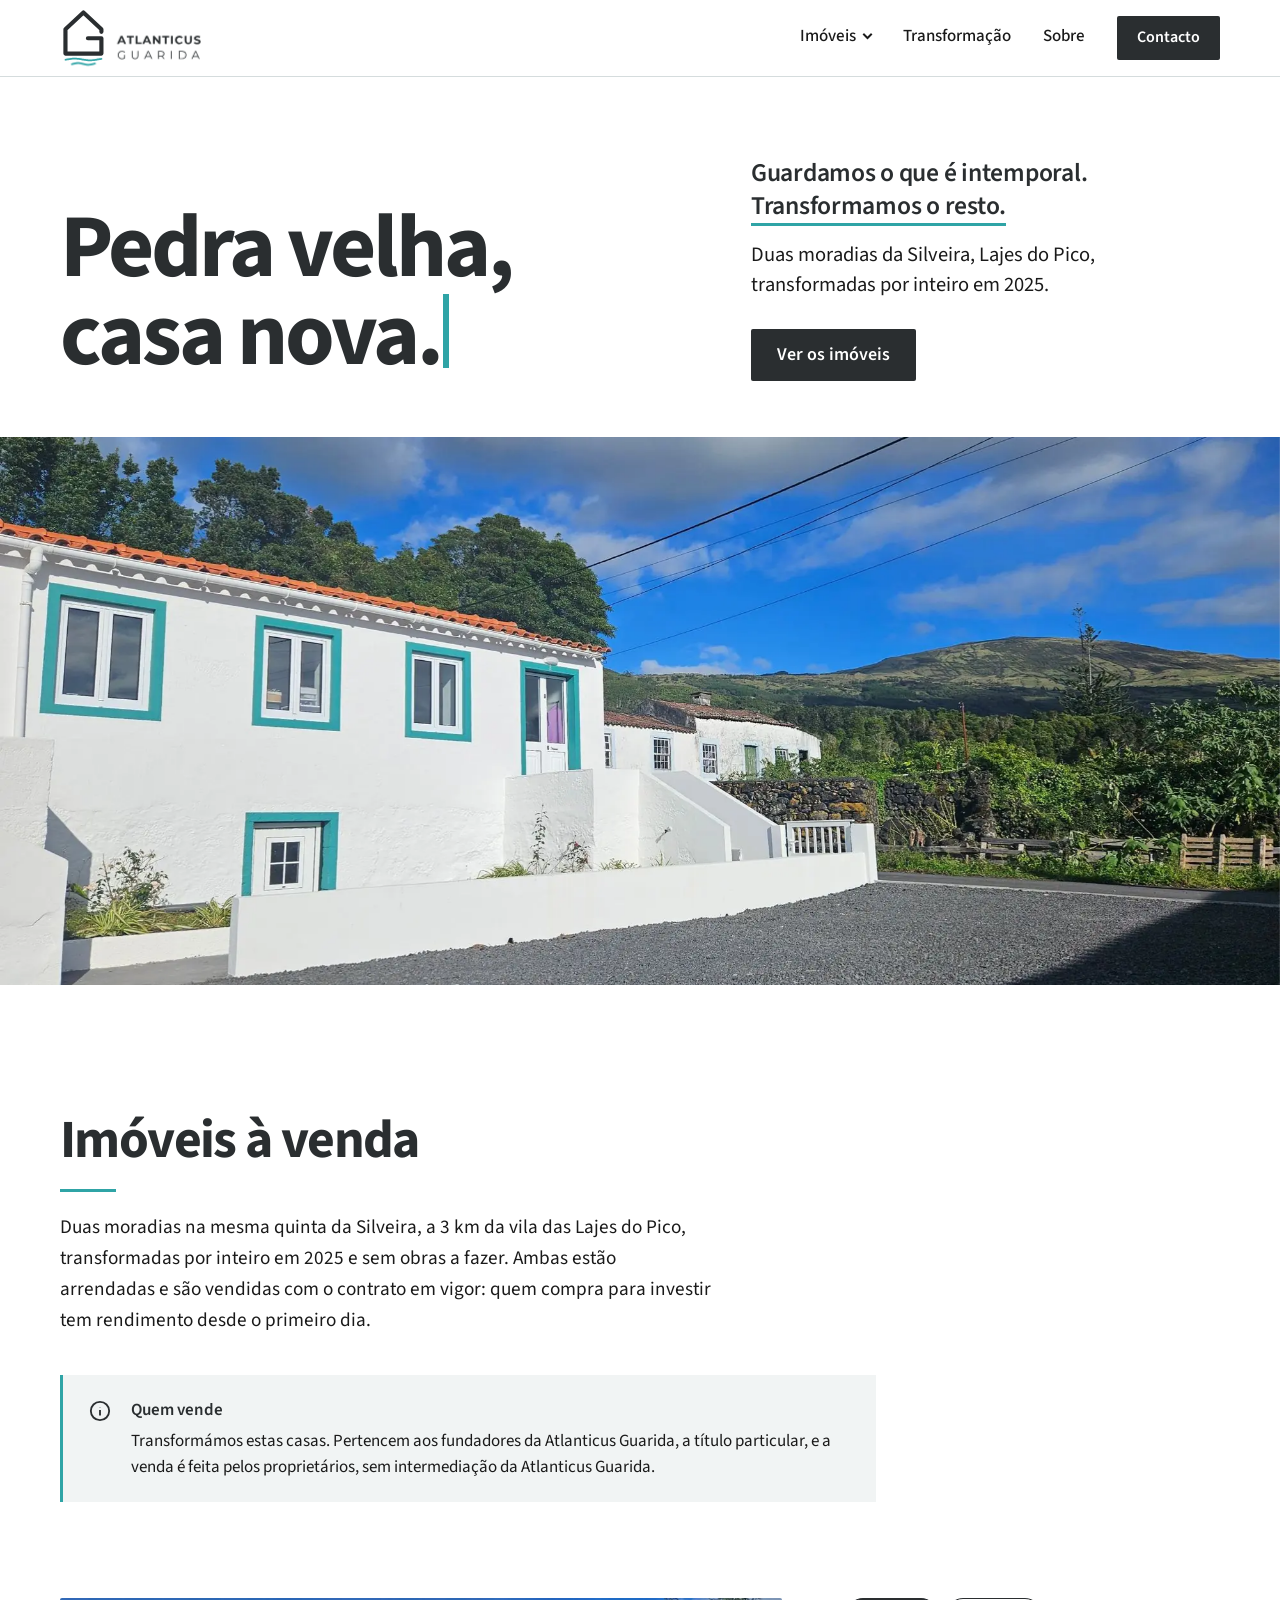
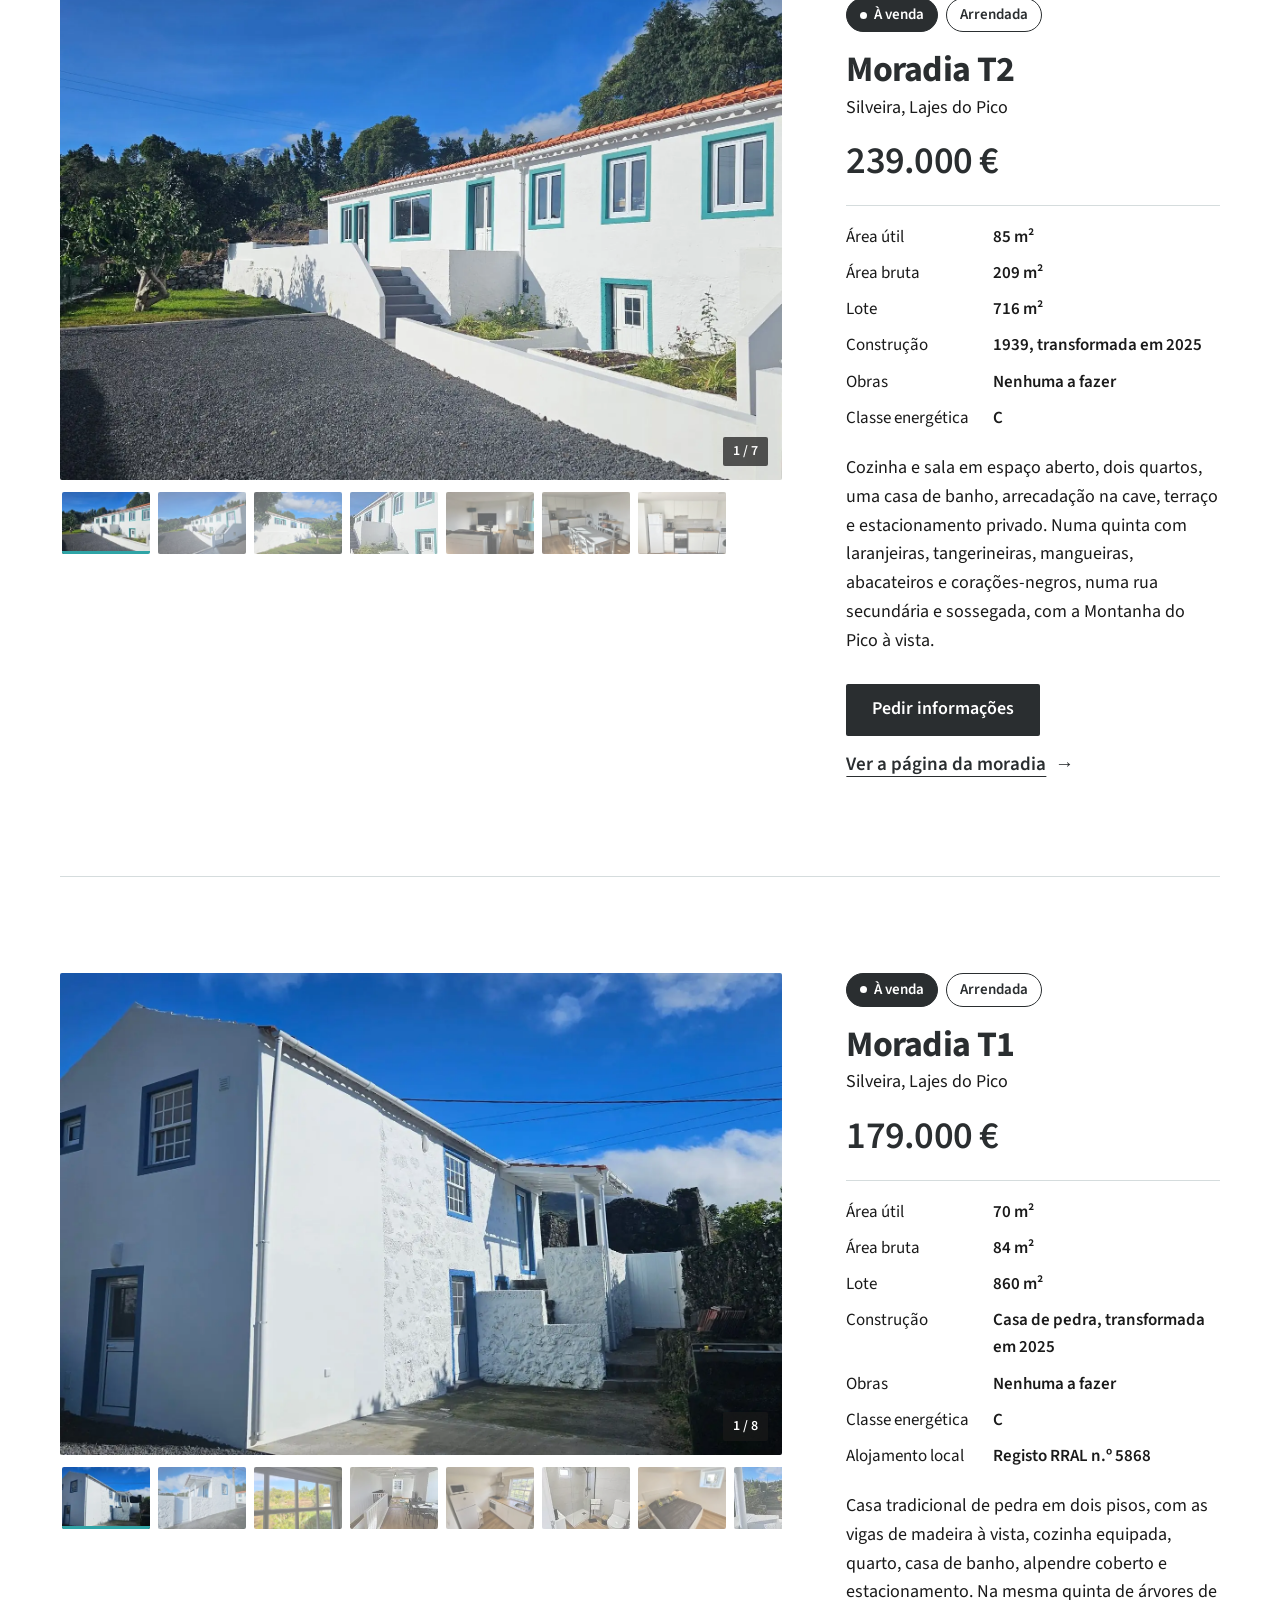
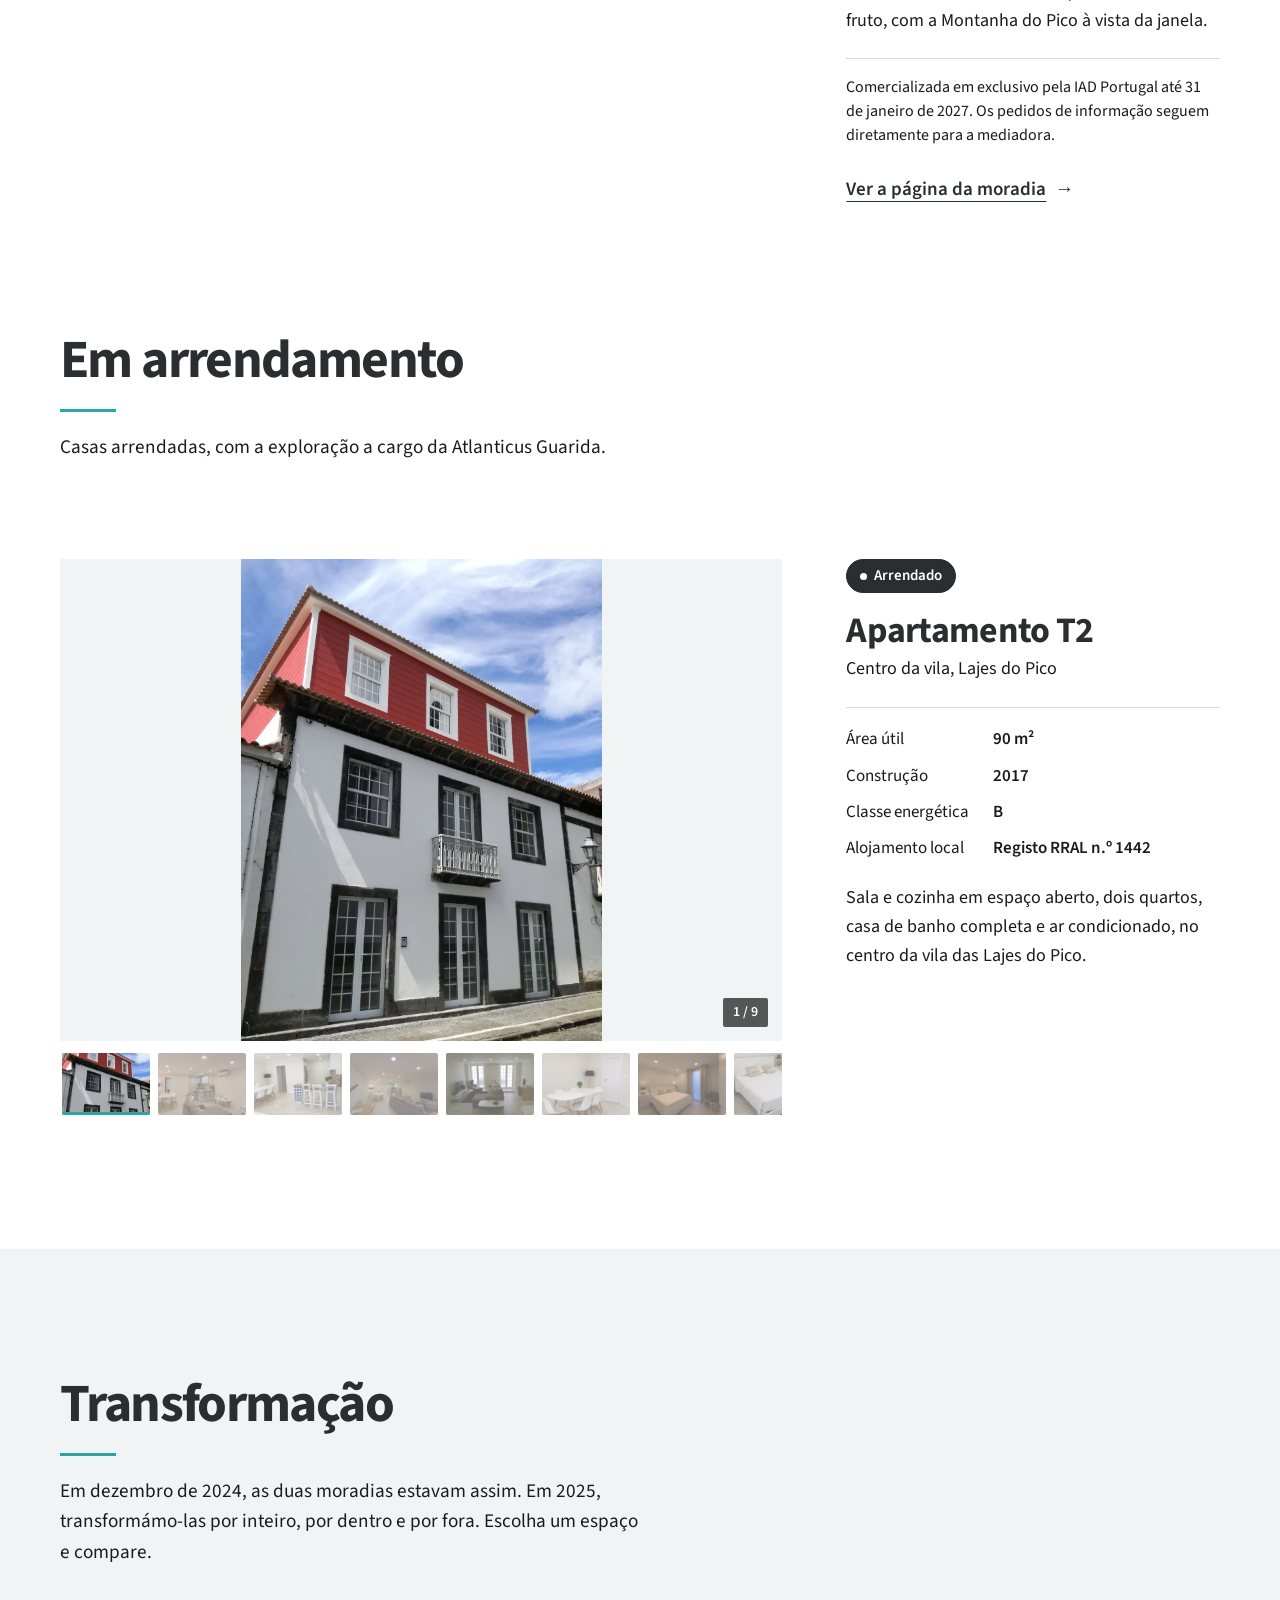
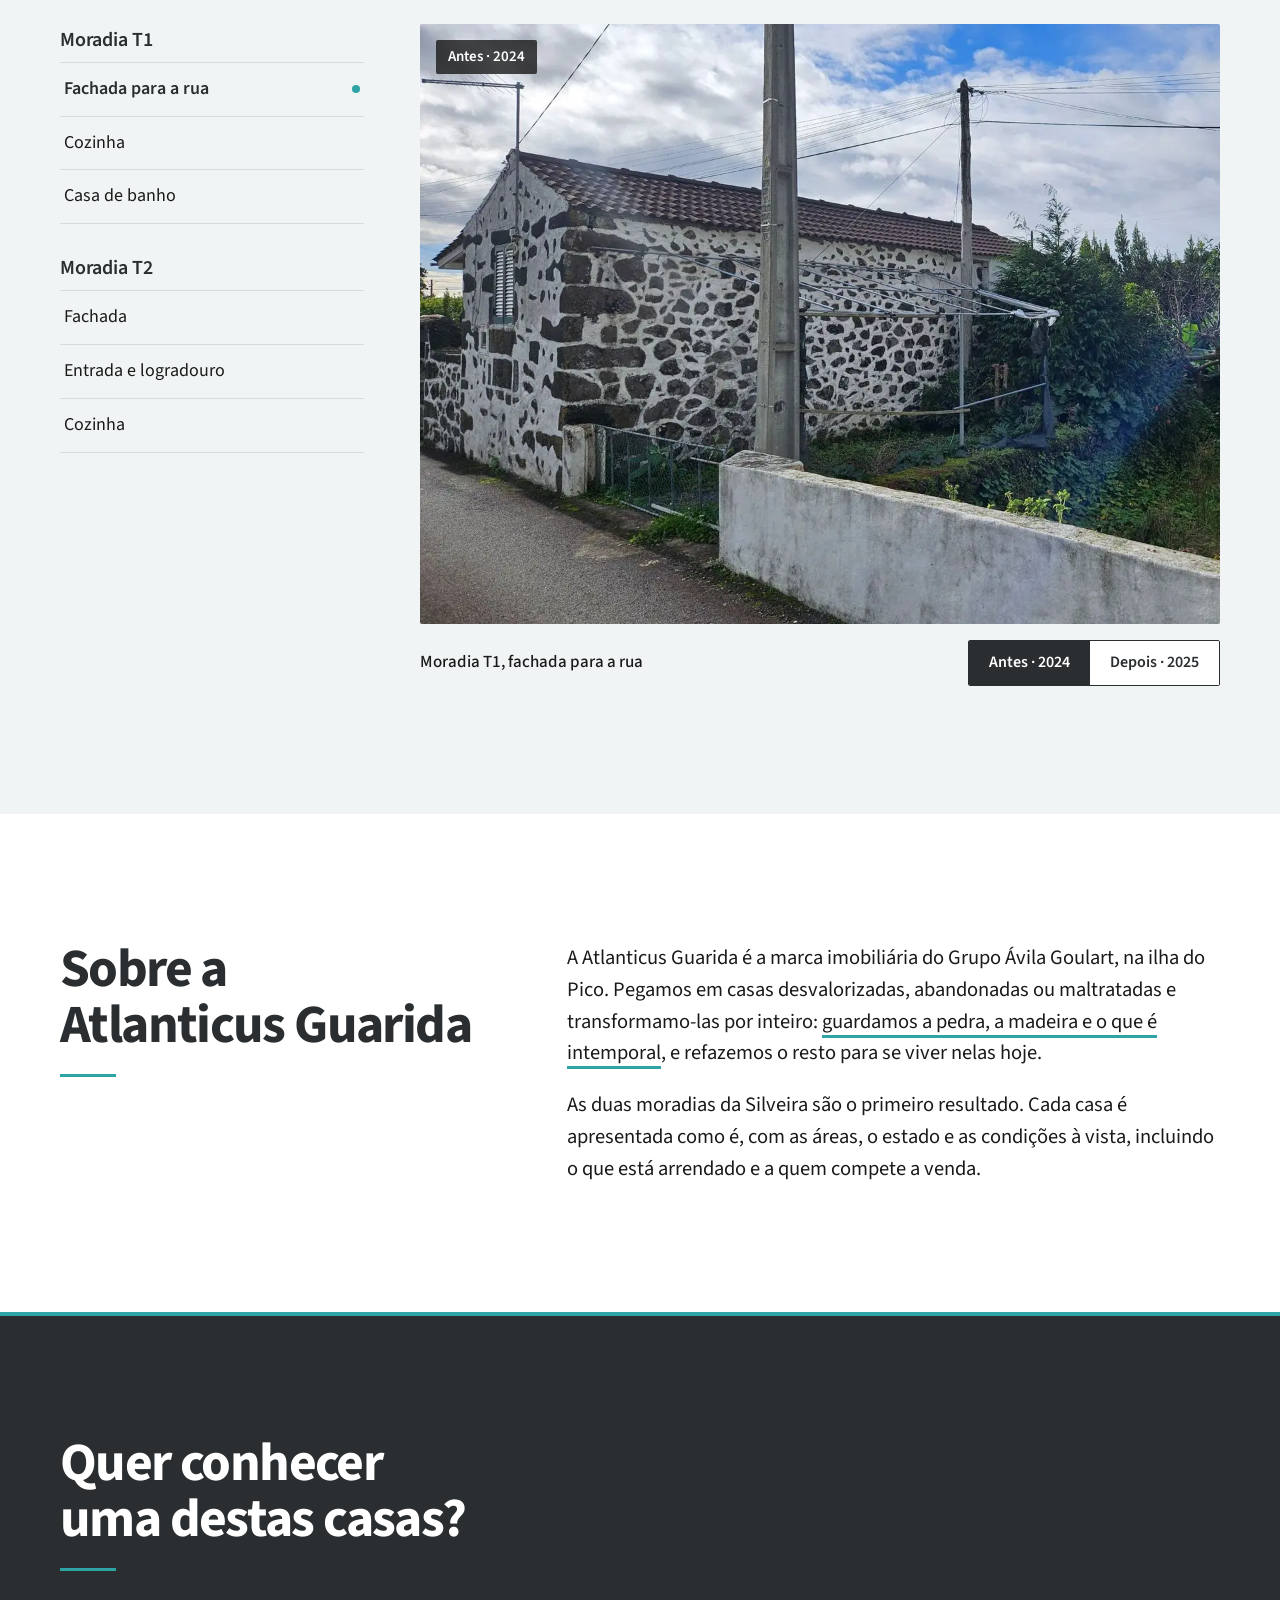
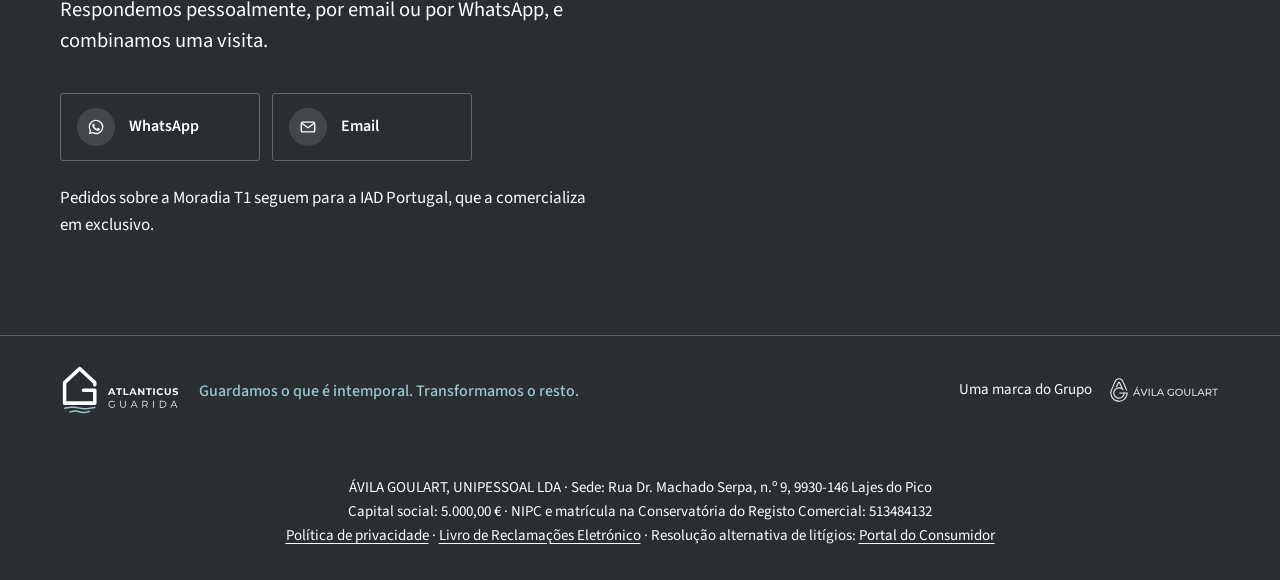
<file: index.html>
<!doctype html>
<html lang="pt-PT">
<head>
<meta charset="utf-8">
<meta name="viewport" content="width=device-width, initial-scale=1, viewport-fit=cover">
<title>Atlanticus Guarida — Pedra velha, casa nova | Imóveis no Pico</title>
<meta name="description" content="Moradias da Silveira, Lajes do Pico, Açores, transformadas por inteiro em 2025. Guardamos o que é intemporal e transformamos o resto.">
<link rel="canonical" href="https://atlanticusguarida.pt/">
<meta property="og:type" content="website">
<meta property="og:locale" content="pt_PT">
<meta property="og:title" content="Atlanticus Guarida — Pedra velha, casa nova">
<meta property="og:description" content="Guardamos o que é intemporal. Transformamos o resto.">
<meta property="og:url" content="https://atlanticusguarida.pt/">
<meta property="og:image" content="https://atlanticusguarida.pt/img/partilha.jpg">
<meta property="og:image:width" content="1200">
<meta property="og:image:height" content="630">
<meta name="twitter:card" content="summary_large_image">
<link rel="icon" href="img/favicon.svg?v=3" type="image/svg+xml">
<link rel="icon" href="favicon.ico?v=3" sizes="48x48">
<link rel="apple-touch-icon" href="apple-touch-icon.png?v=3"><meta name="theme-color" content="#2A2E30">
<meta name="color-scheme" content="light">
<link rel="stylesheet" href="estilo.css?v=4">
<script>document.documentElement.classList.add('js');if(!(window.matchMedia&&matchMedia('(prefers-reduced-motion: reduce)').matches))document.documentElement.classList.add('escreve-titulo');</script>
<script type="application/ld+json">{"@context": "https://schema.org", "@type": "Organization", "@id": "https://atlanticusguarida.pt/#atlanticus", "name": "Atlanticus Guarida", "url": "https://atlanticusguarida.pt/", "image": "https://atlanticusguarida.pt/img/partilha.jpg", "foundingDate": "2017", "description": "Marca do Grupo Ávila Goulart na ilha do Pico, Açores: compra, transformação e venda de imóveis próprios, desvalorizados ou abandonados, e exploração de alojamento local. Não faz mediação imobiliária de imóveis de terceiros.", "slogan": "Guardamos o que é intemporal. Transformamos o resto.", "email": "geral@atlanticusguarida.pt", "address": {"@type": "PostalAddress", "streetAddress": "Rua Dr. Machado Serpa, 9", "postalCode": "9930-146", "addressLocality": "Lajes do Pico", "addressRegion": "Açores", "addressCountry": "PT"}, "areaServed": {"@type": "Place", "name": "Ilha do Pico, Açores"}, "parentOrganization": {"@type": "Organization", "@id": "https://avilagoulart.pt/#grupo", "name": "Grupo Ávila Goulart", "legalName": "Ávila Goulart, Unipessoal Lda", "url": "https://avilagoulart.pt/"}}</script>
</head>
<body>
<a class="saltar" href="#imoveis">Saltar para os imóveis</a>
<header class="topo"><div class="wrap">
<a class="logo" href="#topo" aria-label="Atlanticus Guarida, início"><svg xmlns="http://www.w3.org/2000/svg" role="img" aria-label="Atlanticus Guarida" focusable="false" width="144" height="62" viewBox="27.01 13.01 448.64 192.64"><g transform="translate(0,-14)"><path class="casa" pathLength="1" d="M156,104 L156,96 L100,44 L44,96 V172 H156 V124 H114" fill="none" stroke="#2A2E30" stroke-width="13" stroke-linecap="round" stroke-linejoin="round"/><polyline class="onda o1" points="44.00,190.80 46.80,190.34 49.60,189.86 52.40,189.39 55.20,188.94 58.00,188.53 60.80,188.16 63.60,187.86 66.40,187.62 69.20,187.47 72.00,187.40 74.80,187.42 77.60,187.53 80.40,187.72 83.20,187.98 86.00,188.31 88.80,188.70 91.60,189.13 94.40,189.59 97.20,190.07 100.00,190.54 102.80,190.99 105.60,191.42 108.40,191.79 111.20,192.10 114.00,192.35 116.80,192.51 119.60,192.59 122.40,192.59 125.20,192.49 128.00,192.32 130.80,192.06 133.60,191.74 136.40,191.36 139.20,190.93 142.00,190.47 144.80,190.00 147.60,189.53 150.40,189.07 153.20,188.64 156.00,188.26" fill="none" stroke="#2FA4A6" stroke-width="5.5" stroke-linecap="round"/><polyline class="onda o2" points="64.00,204.80 65.80,204.36 67.60,203.90 69.40,203.44 71.20,203.01 73.00,202.60 74.80,202.24 76.60,201.93 78.40,201.68 80.20,201.51 82.00,201.42 83.80,201.40 85.60,201.47 87.40,201.62 89.20,201.84 91.00,202.13 92.80,202.47 94.60,202.87 96.40,203.29 98.20,203.75 100.00,204.20 101.80,204.66 103.60,205.09 105.40,205.49 107.20,205.84 109.00,206.13 110.80,206.36 112.60,206.52 114.40,206.59 116.20,206.59 118.00,206.50 119.80,206.34 121.60,206.10 123.40,205.80 125.20,205.44 127.00,205.04 128.80,204.61 130.60,204.15 132.40,203.69 134.20,203.25 136.00,202.82" fill="none" stroke="#2FA4A6" stroke-width="5.5" stroke-linecap="round"/></g><g class="letras"><g><path transform="translate(205,128)" d="M-0.32399999999999995 0.0 10.908 -25.2H16.668L27.935999999999996 0.0H21.816L12.6 -22.247999999999998H14.903999999999998L5.651999999999999 0.0ZM5.292 -5.3999999999999995 6.84 -9.828H19.799999999999997L21.383999999999997 -5.3999999999999995ZM38.16 0.0V-20.447999999999997H30.095999999999997V-25.2H52.056V-20.447999999999997H43.992V0.0ZM57.56399999999999 0.0V-25.2H63.395999999999994V-4.752H76.032V0.0ZM78.372 0.0 89.604 -25.2H95.364L106.63199999999999 0.0H100.512L91.29599999999999 -22.247999999999998H93.6L84.348 0.0ZM83.988 -5.3999999999999995 85.536 -9.828H98.496L100.08 -5.3999999999999995ZM111.636 0.0V-25.2H116.46L131.328 -7.055999999999999H128.988V-25.2H134.748V0.0H129.95999999999998L115.056 -18.144H117.396V0.0ZM148.32 0.0V-20.447999999999997H140.256V-25.2H162.216V-20.447999999999997H154.152V0.0ZM167.724 0.0V-25.2H173.55599999999998V0.0ZM193.968 0.43199999999999994Q191.052 0.43199999999999994 188.54999999999998 -0.522Q186.04799999999997 -1.476 184.212 -3.2399999999999998Q182.37599999999998 -5.004 181.34999999999997 -7.379999999999999Q180.32399999999998 -9.755999999999998 180.32399999999998 -12.6Q180.32399999999998 -15.443999999999999 181.34999999999997 -17.82Q182.37599999999998 -20.195999999999998 184.22999999999996 -21.959999999999997Q186.08399999999997 -23.723999999999997 188.56799999999998 -24.677999999999997Q191.052 -25.631999999999998 194.004 -25.631999999999998Q197.27999999999997 -25.631999999999998 199.926 -24.497999999999998Q202.57199999999997 -23.363999999999997 204.37199999999999 -21.168L200.628 -17.712Q199.332 -19.188 197.748 -19.926Q196.164 -20.663999999999998 194.29199999999997 -20.663999999999998Q192.528 -20.663999999999998 191.052 -20.087999999999997Q189.576 -19.511999999999997 188.49599999999998 -18.432Q187.416 -17.352 186.822 -15.876Q186.22799999999998 -14.399999999999999 186.22799999999998 -12.6Q186.22799999999998 -10.799999999999999 186.822 -9.323999999999998Q187.416 -7.847999999999999 188.49599999999998 -6.767999999999999Q189.576 -5.688 191.052 -5.112Q192.528 -4.536 194.29199999999997 -4.536Q196.164 -4.536 197.748 -5.273999999999999Q199.332 -6.012 200.628 -7.523999999999999L204.37199999999999 -4.068Q202.57199999999997 -1.8719999999999999 199.926 -0.72Q197.27999999999997 0.43199999999999994 193.968 0.43199999999999994ZM221.54399999999998 0.43199999999999994Q216.17999999999998 0.43199999999999994 213.15599999999998 -2.556Q210.13199999999998 -5.544 210.13199999999998 -11.088V-25.2H215.964V-11.303999999999998Q215.964 -7.704 217.44 -6.119999999999999Q218.916 -4.536 221.57999999999998 -4.536Q224.24399999999997 -4.536 225.71999999999997 -6.119999999999999Q227.19599999999997 -7.704 227.19599999999997 -11.303999999999998V-25.2H232.956V-11.088Q232.956 -5.544 229.932 -2.556Q226.908 0.43199999999999994 221.54399999999998 0.43199999999999994ZM249.37199999999999 0.43199999999999994Q246.34799999999998 0.43199999999999994 243.57599999999996 -0.378Q240.80399999999997 -1.188 239.112 -2.484L241.09199999999998 -6.8759999999999994Q242.712 -5.723999999999999 244.926 -4.985999999999999Q247.14 -4.247999999999999 249.408 -4.247999999999999Q251.136 -4.247999999999999 252.19799999999998 -4.59Q253.26 -4.9319999999999995 253.76399999999998 -5.544Q254.26799999999997 -6.156 254.26799999999997 -6.9479999999999995Q254.26799999999997 -7.9559999999999995 253.47599999999997 -8.55Q252.68399999999997 -9.144 251.38799999999998 -9.521999999999998Q250.09199999999998 -9.899999999999999 248.52599999999998 -10.241999999999999Q246.95999999999998 -10.584 245.39399999999998 -11.088Q243.82799999999997 -11.591999999999999 242.53199999999998 -12.383999999999999Q241.236 -13.175999999999998 240.426 -14.471999999999998Q239.61599999999999 -15.767999999999999 239.61599999999999 -17.784Q239.61599999999999 -19.944 240.786 -21.726Q241.956 -23.508 244.314 -24.57Q246.672 -25.631999999999998 250.236 -25.631999999999998Q252.612 -25.631999999999998 254.916 -25.073999999999998Q257.21999999999997 -24.516 258.984 -23.4L257.18399999999997 -18.971999999999998Q255.42 -19.979999999999997 253.656 -20.465999999999998Q251.892 -20.951999999999998 250.2 -20.951999999999998Q248.50799999999998 -20.951999999999998 247.428 -20.555999999999997Q246.34799999999998 -20.16 245.88 -19.53Q245.41199999999998 -18.9 245.41199999999998 -18.072Q245.41199999999998 -17.099999999999998 246.20399999999998 -16.506Q246.99599999999998 -15.911999999999999 248.29199999999997 -15.552Q249.588 -15.191999999999998 251.154 -14.831999999999999Q252.71999999999997 -14.472 254.28599999999997 -14.004Q255.85199999999998 -13.536 257.14799999999997 -12.744Q258.44399999999996 -11.952 259.25399999999996 -10.655999999999999Q260.06399999999996 -9.36 260.06399999999996 -7.379999999999999Q260.06399999999996 -5.255999999999999 258.876 -3.4919999999999995Q257.688 -1.7279999999999998 255.32999999999998 -0.6479999999999999Q252.97199999999998 0.43199999999999994 249.37199999999999 0.43199999999999994Z" fill="#2A2E30"/><path transform="translate(205,174.8)" d="M15.155999999999999 0.21599999999999997Q12.276 0.21599999999999997 9.846 -0.738Q7.4159999999999995 -1.692 5.6339999999999995 -3.42Q3.852 -5.148 2.862 -7.4879999999999995Q1.8719999999999999 -9.828 1.8719999999999999 -12.6Q1.8719999999999999 -15.371999999999998 2.862 -17.712Q3.852 -20.052 5.651999999999999 -21.78Q7.451999999999999 -23.508 9.882 -24.461999999999996Q12.312 -25.415999999999997 15.191999999999998 -25.415999999999997Q18.072 -25.415999999999997 20.466 -24.516Q22.86 -23.616 24.552 -21.779999999999998L22.895999999999997 -20.087999999999997Q21.311999999999998 -21.671999999999997 19.403999999999996 -22.355999999999998Q17.496 -23.04 15.299999999999999 -23.04Q12.959999999999999 -23.04 10.998 -22.266Q9.036 -21.491999999999997 7.577999999999999 -20.07Q6.119999999999999 -18.648 5.31 -16.758Q4.5 -14.867999999999999 4.5 -12.6Q4.5 -10.367999999999999 5.31 -8.459999999999999Q6.119999999999999 -6.552 7.577999999999999 -5.13Q9.036 -3.7079999999999997 10.998 -2.9339999999999997Q12.959999999999999 -2.1599999999999997 15.264 -2.1599999999999997Q17.424 -2.1599999999999997 19.35 -2.808Q21.276 -3.4559999999999995 22.895999999999997 -5.004L24.407999999999998 -2.988Q22.607999999999997 -1.404 20.195999999999998 -0.594Q17.784 0.21599999999999997 15.155999999999999 0.21599999999999997ZM24.407999999999998 -2.988 21.851999999999997 -3.312V-12.6H24.407999999999998ZM55.872 0.21599999999999997Q51.048 0.21599999999999997 48.275999999999996 -2.5559999999999996Q45.504 -5.327999999999999 45.504 -10.764V-25.2H48.168V-10.872Q48.168 -6.4079999999999995 50.184 -4.284Q52.2 -2.1599999999999997 55.872 -2.1599999999999997Q59.58 -2.1599999999999997 61.596 -4.284Q63.611999999999995 -6.4079999999999995 63.611999999999995 -10.872V-25.2H66.204V-10.764Q66.204 -5.327999999999999 63.449999999999996 -2.5559999999999996Q60.696 0.21599999999999997 55.872 0.21599999999999997ZM83.988 0.0 95.508 -25.2H98.136L109.65599999999999 0.0H106.848L96.264 -23.651999999999997H97.344L86.75999999999999 0.0ZM88.524 -6.731999999999999 89.316 -8.892H103.96799999999999L104.75999999999999 -6.731999999999999ZM127.61999999999999 0.0V-25.2H137.052Q141.83999999999997 -25.2 144.594 -22.914Q147.34799999999998 -20.628 147.34799999999998 -16.56Q147.34799999999998 -13.895999999999999 146.106 -11.969999999999999Q144.86399999999998 -10.043999999999999 142.56 -9.017999999999999Q140.256 -7.991999999999999 137.052 -7.991999999999999H129.096L130.284 -9.216V0.0ZM144.82799999999997 0.0 138.34799999999998 -9.144H141.22799999999998L147.744 0.0ZM130.284 -9.0 129.096 -10.26H136.98Q140.76 -10.26 142.72199999999998 -11.916Q144.684 -13.572 144.684 -16.56Q144.684 -19.584 142.72199999999998 -21.24Q140.76 -22.895999999999997 136.98 -22.895999999999997H129.096L130.284 -24.156ZM167.436 0.0V-25.2H170.1V0.0ZM192.096 0.0V-25.2H202.356Q206.38799999999998 -25.2 209.42999999999998 -23.598Q212.47199999999998 -21.996 214.164 -19.152Q215.856 -16.308 215.856 -12.6Q215.856 -8.892 214.164 -6.048Q212.47199999999998 -3.2039999999999997 209.42999999999998 -1.6019999999999999Q206.38799999999998 0.0 202.356 0.0ZM194.76 -2.304H202.212Q205.56 -2.304 208.026 -3.6179999999999994Q210.492 -4.9319999999999995 211.85999999999999 -7.254Q213.22799999999998 -9.575999999999999 213.22799999999998 -12.6Q213.22799999999998 -15.659999999999998 211.85999999999999 -17.964Q210.492 -20.267999999999997 208.026 -21.581999999999997Q205.56 -22.895999999999997 202.212 -22.895999999999997H194.76ZM231.588 0.0 243.108 -25.2H245.736L257.256 0.0H254.44799999999998L243.86399999999998 -23.651999999999997H244.944L234.35999999999999 0.0ZM236.124 -6.731999999999999 236.916 -8.892H251.56799999999998L252.35999999999999 -6.731999999999999Z" fill="#2A2E30"/></g></g></svg></a>
<nav class="nav" aria-label="Principal"><a class="nl" href="#imoveis">Imóveis</a><a class="nl" href="#transformacao">Transformação</a><a class="nl" href="#sobre">Sobre</a><a class="btn btn-s" href="#contacto">Contacto</a></nav>
<details class="menu"><summary aria-label="Abrir o menu"><span class="barras" aria-hidden="true"></span>Menu</summary>
<nav aria-label="Principal (telemóvel)"><a href="#imoveis">Imóveis</a><a href="#transformacao">Transformação</a><a href="#sobre">Sobre</a><a href="#contacto">Contacto</a></nav></details>
</div></header>

<main id="topo">
<section class="wrap abertura">
<h1 data-escrever="350"><span>Pedra velha,</span><span>casa nova.</span></h1>
<div class="hl d3">
<p class="lema"><span>Guardamos o que é intemporal.</span> <span><span class="sub-din">Transformamos o resto.</span></span></p>
<p class="lead">Duas moradias da Silveira, Lajes do Pico, transformadas por inteiro em 2025.</p>
<a class="btn" href="#imoveis">Ver os imóveis</a>
</div>
</section>
<figure class="hero"><picture><img src="img/hero.webp" alt="Moradias de fachada branca com molduras verde-água na Silveira, com a encosta da ilha do Pico ao fundo" width="2000" height="857" fetchpriority="high"></picture></figure>

<section id="imoveis" class="wrap sec">
<h2 class="h2 rv">Imóveis à venda</h2>
<p class="intro rv">Duas moradias na mesma quinta da Silveira, a 3 km da vila das Lajes do Pico, transformadas por inteiro em 2025 e sem obras a fazer. Ambas estão arrendadas e são vendidas com o contrato em vigor: quem compra para investir tem rendimento desde o primeiro dia.</p>
<div class="condicoes rv" role="note">
<svg width="22" height="22" viewBox="0 0 24 24" fill="none" stroke="#2A2E30" stroke-width="2" aria-hidden="true"><circle cx="12" cy="12" r="10"/><path d="M12 11v6M12 7.5v.5"/></svg>
<strong>Quem vende</strong>
<span>Transformámos estas casas. Pertencem aos fundadores da Atlanticus Guarida, a título particular, e a venda é feita pelos proprietários, sem intermediação da Atlanticus Guarida.</span>
</div>
<div id="lista-imoveis"></div>
<!-- estatico:inicio --><noscript><div class="ficha-estatica"><h3>Moradia T2 · Silveira, Lajes do Pico</h3><p><strong>239.000 €</strong> · À venda · Arrendada</p><ul><li>Área útil: 85 m²</li><li>Área bruta: 209 m²</li><li>Lote: 716 m²</li><li>Construção: 1939, transformada em 2025</li><li>Obras: Nenhuma a fazer</li><li>Classe energética: C</li></ul><p>Cozinha e sala em espaço aberto, dois quartos, uma casa de banho, arrecadação na cave, terraço e estacionamento privado. Numa quinta com laranjeiras, tangerineiras, mangueiras, abacateiros e corações-negros, numa rua secundária e sossegada, com a Montanha do Pico à vista.</p><p>Contacto: <a href="mailto:geral@atlanticusguarida.pt">geral@atlanticusguarida.pt</a> · WhatsApp +351 919 534 748</p><p><a href="t2-silveira/">Ver a página da Moradia T2</a></p></div><div class="ficha-estatica"><h3>Moradia T1 · Silveira, Lajes do Pico</h3><p><strong>179.000 €</strong> · À venda · Arrendada</p><ul><li>Área útil: 70 m²</li><li>Área bruta: 84 m²</li><li>Lote: 860 m²</li><li>Construção: Casa de pedra, transformada em 2025</li><li>Obras: Nenhuma a fazer</li><li>Classe energética: C</li><li>Alojamento local: Registo RRAL n.º 5868</li></ul><p>Casa tradicional de pedra em dois pisos, com as vigas de madeira à vista, cozinha equipada, quarto, casa de banho, alpendre coberto e estacionamento. Na mesma quinta de árvores de fruto, com a Montanha do Pico à vista da janela.</p><p>Pedidos de informação e visitas: IAD Portugal, que comercializa esta moradia em exclusivo até 31 de janeiro de 2027.</p><p><a href="t1-silveira/">Ver a página da Moradia T1</a></p></div><p>As moradias pertencem aos fundadores da Atlanticus Guarida, a título particular. A venda é feita pelos proprietários, sem intermediação da Atlanticus Guarida.</p><h3>Em arrendamento</h3><div class="ficha-estatica"><h3>Apartamento T2 · Centro da vila, Lajes do Pico</h3><p>Arrendado</p><ul><li>Área útil: 90 m²</li><li>Construção: 2017</li><li>Classe energética: B</li><li>Alojamento local: Registo RRAL n.º 1442</li></ul><p>Sala e cozinha em espaço aberto, dois quartos, casa de banho completa e ar condicionado, no centro da vila das Lajes do Pico.</p></div></noscript><!-- estatico:fim -->
</section>

<section id="gestao" class="wrap sec gestao" hidden>
<h2 class="h2 rv">Em arrendamento</h2>
<p class="intro rv">Casas arrendadas, com a exploração a cargo da Atlanticus Guarida.</p>
<div id="lista-gestao"></div>
</section>

<section id="transformacao" class="reab">
<div class="wrap sec">
<h2 class="h2 rv">Transformação</h2>
<p class="intro rv">Em dezembro de 2024, as duas moradias estavam assim. Em 2025, transformámo-las por inteiro, por dentro e por fora. Escolha um espaço e compare.</p>
<div class="grade rv">
<div class="lista" id="lista-pares"></div>
<figure class="comparar">
<div class="ecra" id="ecra" role="img" aria-label="">
<picture class="antes-img"><img alt="" width="1200" height="900"></picture>
<picture class="depois"><img alt="" width="1200" height="900"></picture>
<span class="selo" aria-hidden="true">Depois · 2025</span>
</div>
<div class="alternar">
<figcaption id="legenda-par"></figcaption>
<div class="seg" role="group" aria-label="Momento a mostrar"><button type="button" data-m="antes" aria-pressed="false">Antes · 2024</button><button type="button" data-m="depois" aria-pressed="true">Depois · 2025</button></div>
</div>
</figure>
</div>
</div>
</section>

<section id="sobre" class="wrap sec sobre">
<h2 class="h2 rv">Sobre a Atlanticus Guarida</h2>
<div class="rv">
<p>A Atlanticus Guarida é a marca imobiliária do Grupo Ávila Goulart, na ilha do Pico. Pegamos em casas desvalorizadas, abandonadas ou maltratadas e transformamo-las por inteiro: <span class="sub-din">guardamos a pedra, a madeira e o que é intemporal</span>, e refazemos o resto para se viver nelas hoje.</p>
<p>As duas moradias da Silveira são o primeiro resultado. Cada casa é apresentada como é, com as áreas, o estado e as condições à vista, incluindo o que está arrendado e a quem compete a venda.</p>
</div>
</section>
</main>

<section id="contacto" class="esc contacto">
<div class="wrap">
<h2 class="h2">Quer conhecer uma destas casas?</h2>
<p class="lead-c">Respondemos pessoalmente, por email ou por WhatsApp, e combinamos uma visita.</p>
<div class="canais-grid"><a class="canal" href="https://wa.me/351919534748?text=Ol%C3%A1%2C%20tenho%20interesse%20num%20dos%20im%C3%B3veis%20da%20Atlanticus%20Guarida%20e%20gostava%20de%20saber%20mais." target="_blank" rel="noopener" aria-label="WhatsApp (abre noutra janela)"><span class="ic"><svg viewBox="0 0 24 24" width="18" height="18" aria-hidden="true"><path fill="currentColor" d="M12 2.2A9.7 9.7 0 0 0 3.7 16.9L2.4 21.6l4.8-1.3A9.7 9.7 0 1 0 12 2.2zm0 17.7a8 8 0 0 1-4.1-1.1l-.3-.2-2.9.8.8-2.8-.2-.3A8 8 0 1 1 12 19.9zm4.4-6c-.2-.1-1.4-.7-1.7-.8-.2-.1-.4-.1-.5.1l-.8 1c-.1.2-.3.2-.5.1a6.5 6.5 0 0 1-3.2-2.8c-.2-.4.2-.4.7-1.3.1-.2 0-.3 0-.4l-.8-1.8c-.2-.5-.4-.4-.5-.4h-.5a.9.9 0 0 0-.7.3 2.8 2.8 0 0 0-.9 2.1 4.9 4.9 0 0 0 1 2.6 11.2 11.2 0 0 0 4.3 3.8c1.6.7 2.2.7 3 .6.5-.1 1.4-.6 1.6-1.1.2-.5.2-1 .1-1.1l-.5-.3z"/></svg></span><span class="tx"><b>WhatsApp</b></span></a><a class="canal" title="geral@atlanticusguarida.pt" href="mailto:geral@atlanticusguarida.pt"><span class="ic"><svg viewBox="0 0 24 24" width="18" height="18" aria-hidden="true"><rect x="3" y="5.5" width="18" height="13" rx="2" fill="none" stroke="currentColor" stroke-width="1.8"/><path d="M3.8 7l8.2 6 8.2-6" fill="none" stroke="currentColor" stroke-width="1.8" stroke-linejoin="round"/></svg></span><span class="tx"><b>Email</b></span></a></div>
<p class="nota" id="nota-contacto"></p>
</div>
<footer class="rodape"><div class="wrap">
<div class="ass"><img src="img/atlanticusguarida_horizontal_negativo.svg" alt="Atlanticus Guarida" width="121" height="52"><span class="slogan">Guardamos o que é intemporal. Transformamos o resto.</span></div>
<div class="end"><span>Uma marca do Grupo</span><a class="grupo" href="https://avilagoulart.pt/" target="_blank" rel="noopener" aria-label="Grupo Ávila Goulart (abre noutra janela)"><img src="img/avilagoulart_horizontal_negativo.svg" alt="Grupo Ávila Goulart" width="114" height="32"></a></div>
</div><div class="wrap legal"><p>ÁVILA GOULART, UNIPESSOAL LDA · Sede: Rua Dr. Machado Serpa, n.º 9, 9930-146 Lajes do Pico</p><p>Capital social: 5.000,00 € · NIPC e matrícula na Conservatória do Registo Comercial: 513484132</p><p><a href="privacidade.html">Política de privacidade</a> · <a href="https://www.livroreclamacoes.pt/Inicio/" target="_blank" rel="noopener">Livro de Reclamações Eletrónico</a> · Resolução alternativa de litígios: <a href="https://www.consumidor.gov.pt/" target="_blank" rel="noopener">Portal do Consumidor</a></p></div>
</footer>
</section>

<script src="dados.js"></script>
<script src="imoveis.js"></script>
<script src="movimento.js"></script>
<script>
(function(){
  var listas={venda:document.getElementById('lista-imoveis'),gestao:document.getElementById('lista-gestao')};
  IMOVEIS.filter(function(i){return i.visivel;}).forEach(function(im){
    var tipo=im.lista||'venda';
    if(tipo==='gestao') document.getElementById('gestao').hidden=false;
    var a=AG.ficha(im,{nivel:'h3'}); listas[tipo].appendChild(a); AG.galeria(a,im);
  });
  var exs=IMOVEIS.filter(function(i){return i.visivel && (i.lista||'venda')==='venda' && AG.emVigor(i.exclusivo);});
  var nota=document.getElementById('nota-contacto');
  if(exs.length){ nota.textContent='Pedidos sobre a '+exs.map(function(i){return i.titulo;}).join(' e a ')+' seguem para a '+exs[0].exclusivo.mediadora+', que a comercializa em exclusivo.'; } else { nota.parentNode.removeChild(nota); }
  AG.comparador(document.getElementById('transformacao'),PARES);
  AG.navImoveis(null);
  AG.menu(); AG.revelar();
})();
</script>
</body>
</html>
</file>
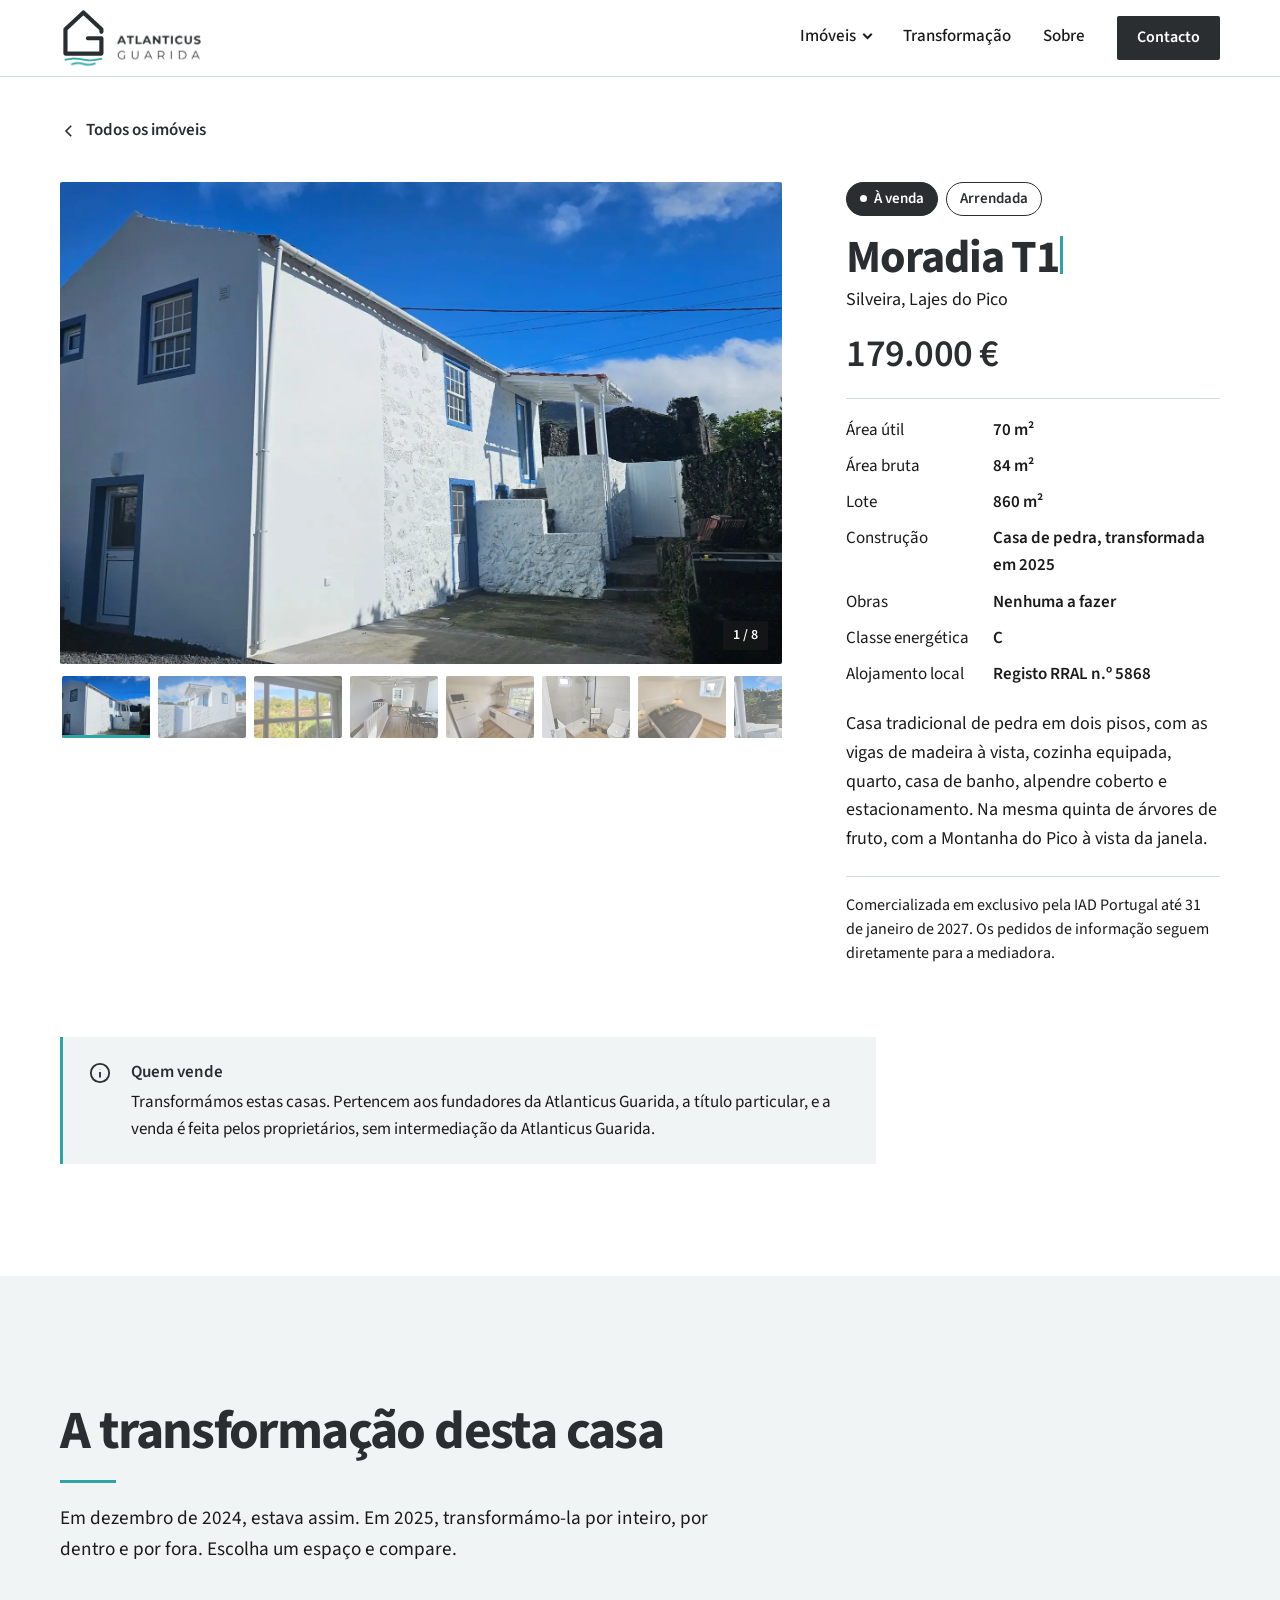
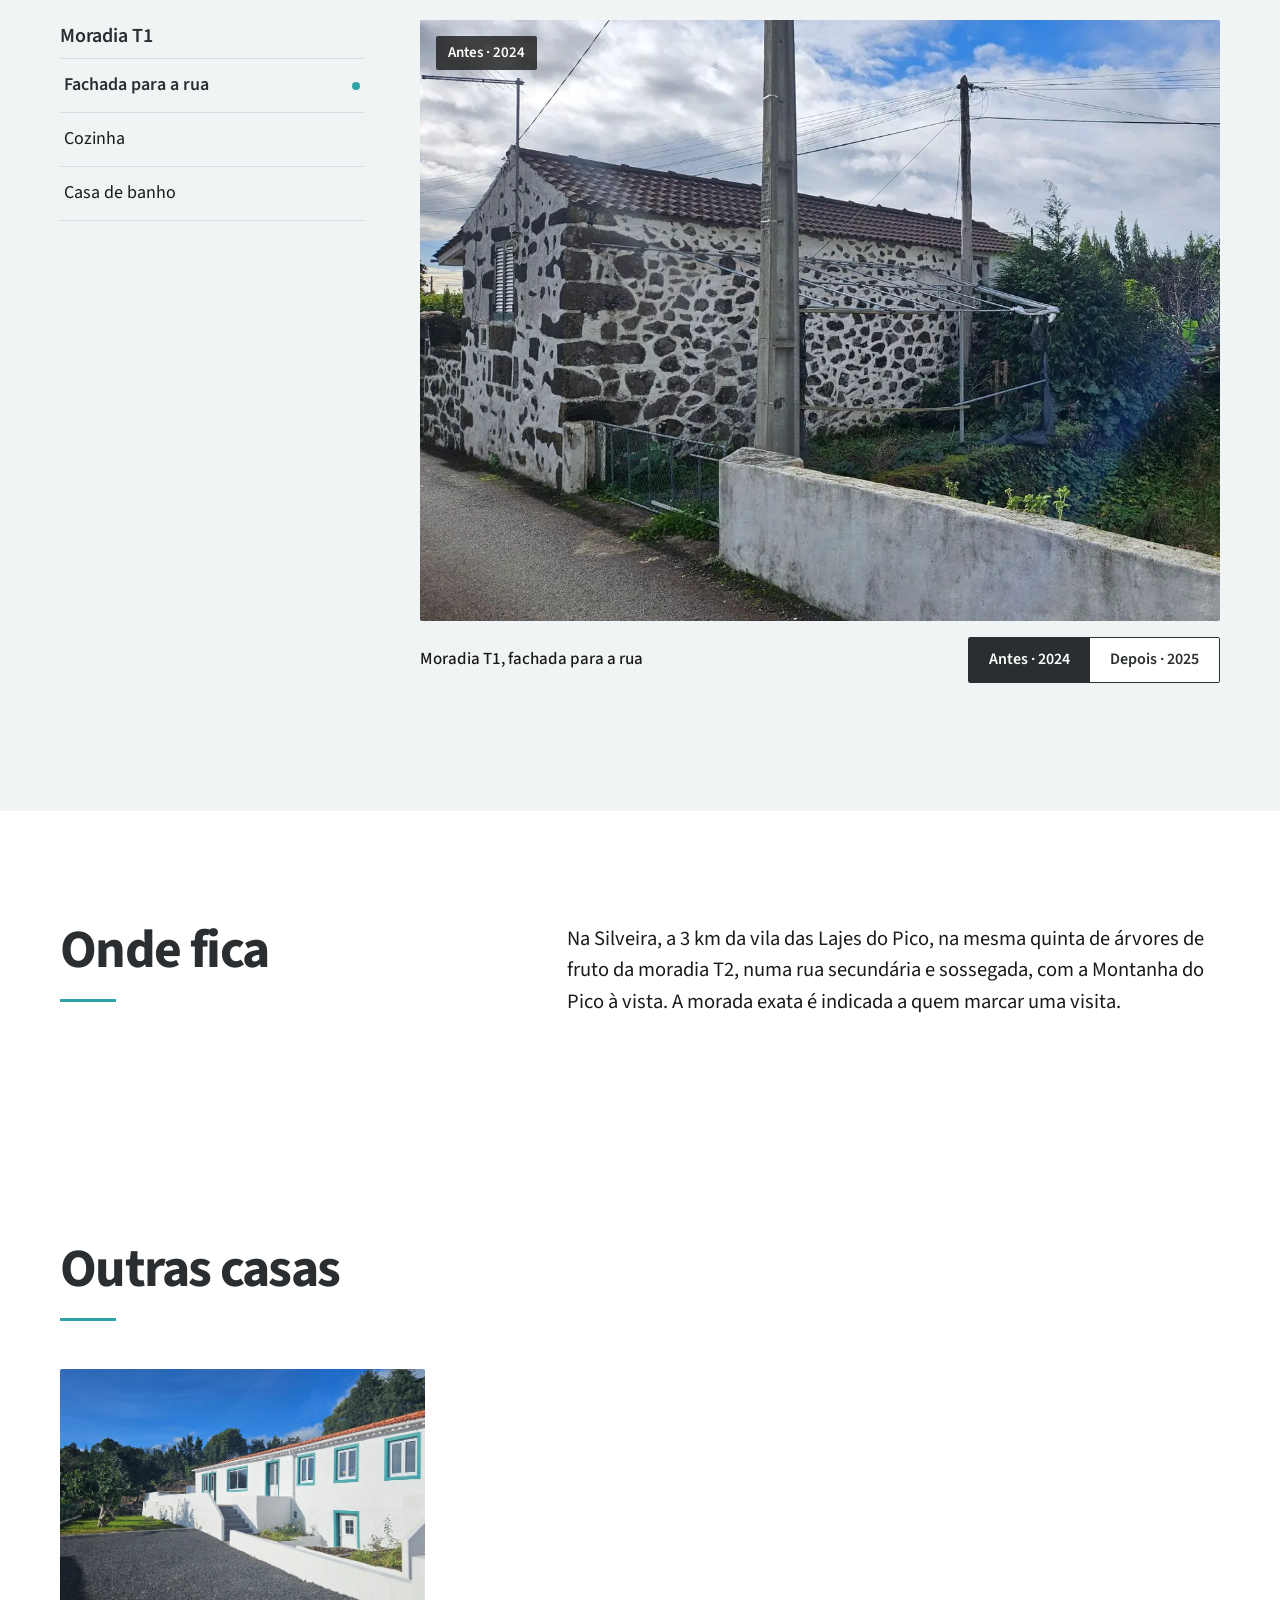
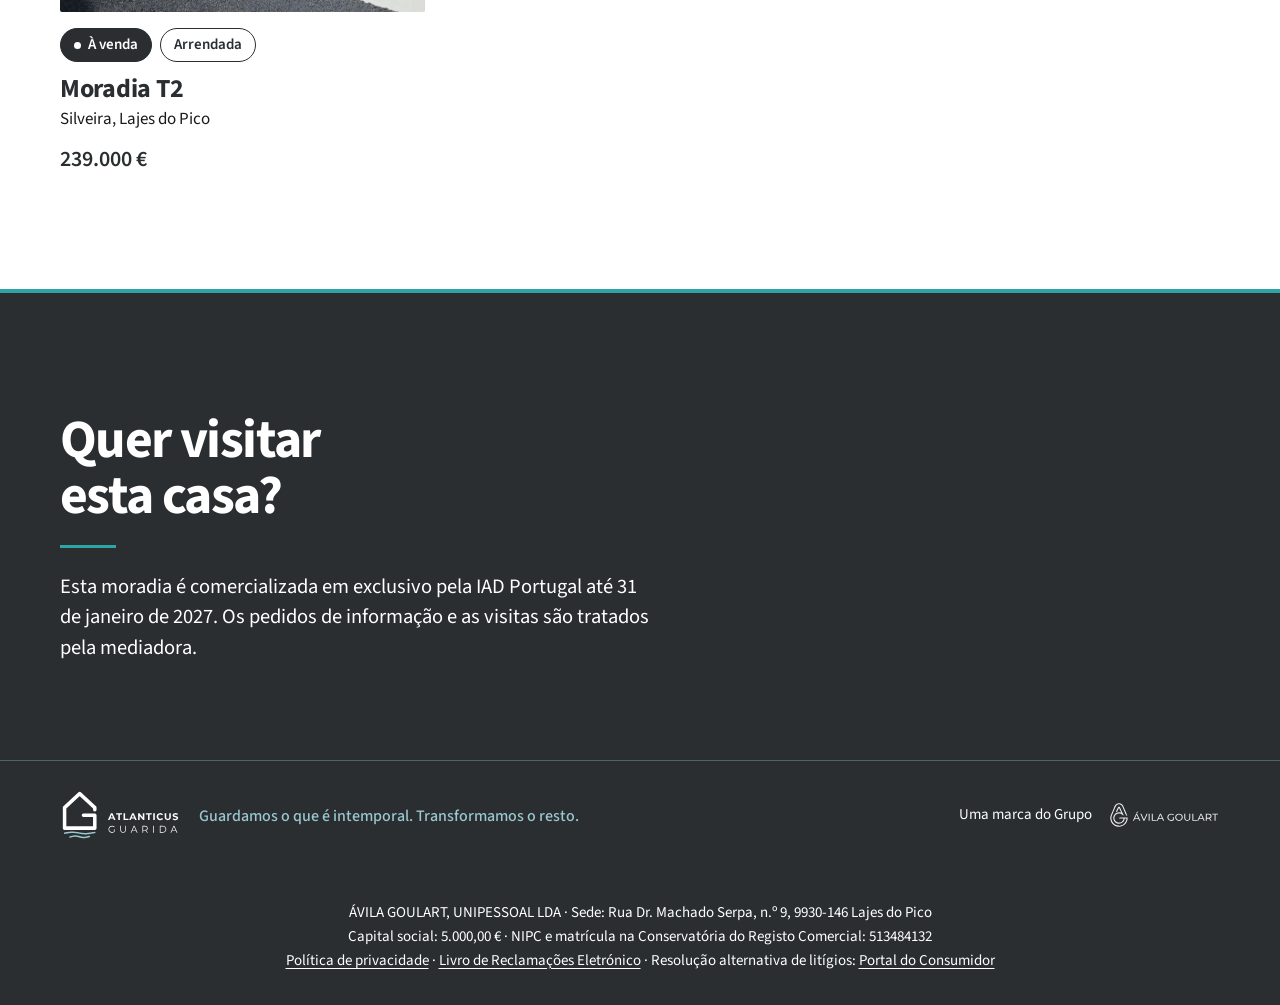
<file: t1-silveira/index.html>
<!doctype html>
<html lang="pt-PT">
<head>
<meta charset="utf-8">
<meta name="viewport" content="width=device-width, initial-scale=1, viewport-fit=cover">
<title>Moradia T1 na Silveira, Lajes do Pico — Atlanticus Guarida</title>
<!-- ATENÇÃO: se o preço mudar, atualize-o também nas duas linhas de descrição abaixo. -->
<meta name="description" content="Casa de pedra transformada por inteiro em 2025, sem obras a fazer, com registo de alojamento local. Arrendada. 179.000 €.">
<link rel="canonical" href="https://atlanticusguarida.pt/t1-silveira/">
<meta property="og:type" content="website">
<meta property="og:locale" content="pt_PT">
<meta property="og:title" content="Moradia T1 na Silveira, Lajes do Pico">
<meta property="og:description" content="Casa de pedra transformada por inteiro em 2025, sem obras a fazer, com registo de alojamento local. Arrendada. 179.000 €.">
<meta property="og:url" content="https://atlanticusguarida.pt/t1-silveira/">
<meta property="og:image" content="https://atlanticusguarida.pt/img/partilha-t1-silveira.jpg">
<meta property="og:image:width" content="1200">
<meta property="og:image:height" content="630">
<meta name="twitter:card" content="summary_large_image">
<link rel="icon" href="../img/favicon.svg?v=3" type="image/svg+xml">
<link rel="icon" href="../favicon.ico?v=3" sizes="48x48">
<link rel="apple-touch-icon" href="../apple-touch-icon.png?v=3"><meta name="theme-color" content="#2A2E30">
<meta name="color-scheme" content="light">
<link rel="stylesheet" href="../estilo.css?v=4">
<script>document.documentElement.classList.add('js');if(!(window.matchMedia&&matchMedia('(prefers-reduced-motion: reduce)').matches))document.documentElement.classList.add('escreve-titulo');window.AG_BASE='../';window.AG_ID='t1';</script>
<script type="application/ld+json">{"@context":"https://schema.org","@type":"RealEstateListing","name":"Moradia T1 à venda na Silveira, Lajes do Pico","url":"https://atlanticusguarida.pt/t1-silveira/","description":"Casa tradicional de pedra em dois pisos, com as vigas de madeira à vista, cozinha equipada, quarto, casa de banho, alpendre coberto e estacionamento. Na mesma quinta de árvores de fruto, com a Montanha do Pico à vista da janela. À venda, Arrendada. Venda pelos proprietários, sem intermediação da Atlanticus Guarida.","about":{"@type":"SingleFamilyResidence","name":"Moradia T1 na Silveira, Lajes do Pico","numberOfRooms":1,"floorSize":{"@type":"QuantitativeValue","value":70,"unitCode":"MTK"},"address":{"@type":"PostalAddress","addressLocality":"Lajes do Pico","addressRegion":"Açores","addressCountry":"PT"},"description":"Casa tradicional de pedra em dois pisos, com as vigas de madeira à vista, cozinha equipada, quarto, casa de banho, alpendre coberto e estacionamento. Na mesma quinta de árvores de fruto, com a Montanha do Pico à vista da janela."},"offers":{"@type":"Offer","price":179000,"priceCurrency":"EUR","availability":"https://schema.org/InStock"}}</script>
</head>
<body>
<a class="saltar" href="#casa">Saltar para a moradia</a>
<header class="topo"><div class="wrap">
<a class="logo" href="../" aria-label="Atlanticus Guarida, início"><svg xmlns="http://www.w3.org/2000/svg" role="img" aria-label="Atlanticus Guarida" focusable="false" width="144" height="62" viewBox="27.01 13.01 448.64 192.64"><g transform="translate(0,-14)"><path class="casa" pathLength="1" d="M156,104 L156,96 L100,44 L44,96 V172 H156 V124 H114" fill="none" stroke="#2A2E30" stroke-width="13" stroke-linecap="round" stroke-linejoin="round"/><polyline class="onda o1" points="44.00,190.80 46.80,190.34 49.60,189.86 52.40,189.39 55.20,188.94 58.00,188.53 60.80,188.16 63.60,187.86 66.40,187.62 69.20,187.47 72.00,187.40 74.80,187.42 77.60,187.53 80.40,187.72 83.20,187.98 86.00,188.31 88.80,188.70 91.60,189.13 94.40,189.59 97.20,190.07 100.00,190.54 102.80,190.99 105.60,191.42 108.40,191.79 111.20,192.10 114.00,192.35 116.80,192.51 119.60,192.59 122.40,192.59 125.20,192.49 128.00,192.32 130.80,192.06 133.60,191.74 136.40,191.36 139.20,190.93 142.00,190.47 144.80,190.00 147.60,189.53 150.40,189.07 153.20,188.64 156.00,188.26" fill="none" stroke="#2FA4A6" stroke-width="5.5" stroke-linecap="round"/><polyline class="onda o2" points="64.00,204.80 65.80,204.36 67.60,203.90 69.40,203.44 71.20,203.01 73.00,202.60 74.80,202.24 76.60,201.93 78.40,201.68 80.20,201.51 82.00,201.42 83.80,201.40 85.60,201.47 87.40,201.62 89.20,201.84 91.00,202.13 92.80,202.47 94.60,202.87 96.40,203.29 98.20,203.75 100.00,204.20 101.80,204.66 103.60,205.09 105.40,205.49 107.20,205.84 109.00,206.13 110.80,206.36 112.60,206.52 114.40,206.59 116.20,206.59 118.00,206.50 119.80,206.34 121.60,206.10 123.40,205.80 125.20,205.44 127.00,205.04 128.80,204.61 130.60,204.15 132.40,203.69 134.20,203.25 136.00,202.82" fill="none" stroke="#2FA4A6" stroke-width="5.5" stroke-linecap="round"/></g><g class="letras"><g><path transform="translate(205,128)" d="M-0.32399999999999995 0.0 10.908 -25.2H16.668L27.935999999999996 0.0H21.816L12.6 -22.247999999999998H14.903999999999998L5.651999999999999 0.0ZM5.292 -5.3999999999999995 6.84 -9.828H19.799999999999997L21.383999999999997 -5.3999999999999995ZM38.16 0.0V-20.447999999999997H30.095999999999997V-25.2H52.056V-20.447999999999997H43.992V0.0ZM57.56399999999999 0.0V-25.2H63.395999999999994V-4.752H76.032V0.0ZM78.372 0.0 89.604 -25.2H95.364L106.63199999999999 0.0H100.512L91.29599999999999 -22.247999999999998H93.6L84.348 0.0ZM83.988 -5.3999999999999995 85.536 -9.828H98.496L100.08 -5.3999999999999995ZM111.636 0.0V-25.2H116.46L131.328 -7.055999999999999H128.988V-25.2H134.748V0.0H129.95999999999998L115.056 -18.144H117.396V0.0ZM148.32 0.0V-20.447999999999997H140.256V-25.2H162.216V-20.447999999999997H154.152V0.0ZM167.724 0.0V-25.2H173.55599999999998V0.0ZM193.968 0.43199999999999994Q191.052 0.43199999999999994 188.54999999999998 -0.522Q186.04799999999997 -1.476 184.212 -3.2399999999999998Q182.37599999999998 -5.004 181.34999999999997 -7.379999999999999Q180.32399999999998 -9.755999999999998 180.32399999999998 -12.6Q180.32399999999998 -15.443999999999999 181.34999999999997 -17.82Q182.37599999999998 -20.195999999999998 184.22999999999996 -21.959999999999997Q186.08399999999997 -23.723999999999997 188.56799999999998 -24.677999999999997Q191.052 -25.631999999999998 194.004 -25.631999999999998Q197.27999999999997 -25.631999999999998 199.926 -24.497999999999998Q202.57199999999997 -23.363999999999997 204.37199999999999 -21.168L200.628 -17.712Q199.332 -19.188 197.748 -19.926Q196.164 -20.663999999999998 194.29199999999997 -20.663999999999998Q192.528 -20.663999999999998 191.052 -20.087999999999997Q189.576 -19.511999999999997 188.49599999999998 -18.432Q187.416 -17.352 186.822 -15.876Q186.22799999999998 -14.399999999999999 186.22799999999998 -12.6Q186.22799999999998 -10.799999999999999 186.822 -9.323999999999998Q187.416 -7.847999999999999 188.49599999999998 -6.767999999999999Q189.576 -5.688 191.052 -5.112Q192.528 -4.536 194.29199999999997 -4.536Q196.164 -4.536 197.748 -5.273999999999999Q199.332 -6.012 200.628 -7.523999999999999L204.37199999999999 -4.068Q202.57199999999997 -1.8719999999999999 199.926 -0.72Q197.27999999999997 0.43199999999999994 193.968 0.43199999999999994ZM221.54399999999998 0.43199999999999994Q216.17999999999998 0.43199999999999994 213.15599999999998 -2.556Q210.13199999999998 -5.544 210.13199999999998 -11.088V-25.2H215.964V-11.303999999999998Q215.964 -7.704 217.44 -6.119999999999999Q218.916 -4.536 221.57999999999998 -4.536Q224.24399999999997 -4.536 225.71999999999997 -6.119999999999999Q227.19599999999997 -7.704 227.19599999999997 -11.303999999999998V-25.2H232.956V-11.088Q232.956 -5.544 229.932 -2.556Q226.908 0.43199999999999994 221.54399999999998 0.43199999999999994ZM249.37199999999999 0.43199999999999994Q246.34799999999998 0.43199999999999994 243.57599999999996 -0.378Q240.80399999999997 -1.188 239.112 -2.484L241.09199999999998 -6.8759999999999994Q242.712 -5.723999999999999 244.926 -4.985999999999999Q247.14 -4.247999999999999 249.408 -4.247999999999999Q251.136 -4.247999999999999 252.19799999999998 -4.59Q253.26 -4.9319999999999995 253.76399999999998 -5.544Q254.26799999999997 -6.156 254.26799999999997 -6.9479999999999995Q254.26799999999997 -7.9559999999999995 253.47599999999997 -8.55Q252.68399999999997 -9.144 251.38799999999998 -9.521999999999998Q250.09199999999998 -9.899999999999999 248.52599999999998 -10.241999999999999Q246.95999999999998 -10.584 245.39399999999998 -11.088Q243.82799999999997 -11.591999999999999 242.53199999999998 -12.383999999999999Q241.236 -13.175999999999998 240.426 -14.471999999999998Q239.61599999999999 -15.767999999999999 239.61599999999999 -17.784Q239.61599999999999 -19.944 240.786 -21.726Q241.956 -23.508 244.314 -24.57Q246.672 -25.631999999999998 250.236 -25.631999999999998Q252.612 -25.631999999999998 254.916 -25.073999999999998Q257.21999999999997 -24.516 258.984 -23.4L257.18399999999997 -18.971999999999998Q255.42 -19.979999999999997 253.656 -20.465999999999998Q251.892 -20.951999999999998 250.2 -20.951999999999998Q248.50799999999998 -20.951999999999998 247.428 -20.555999999999997Q246.34799999999998 -20.16 245.88 -19.53Q245.41199999999998 -18.9 245.41199999999998 -18.072Q245.41199999999998 -17.099999999999998 246.20399999999998 -16.506Q246.99599999999998 -15.911999999999999 248.29199999999997 -15.552Q249.588 -15.191999999999998 251.154 -14.831999999999999Q252.71999999999997 -14.472 254.28599999999997 -14.004Q255.85199999999998 -13.536 257.14799999999997 -12.744Q258.44399999999996 -11.952 259.25399999999996 -10.655999999999999Q260.06399999999996 -9.36 260.06399999999996 -7.379999999999999Q260.06399999999996 -5.255999999999999 258.876 -3.4919999999999995Q257.688 -1.7279999999999998 255.32999999999998 -0.6479999999999999Q252.97199999999998 0.43199999999999994 249.37199999999999 0.43199999999999994Z" fill="#2A2E30"/><path transform="translate(205,174.8)" d="M15.155999999999999 0.21599999999999997Q12.276 0.21599999999999997 9.846 -0.738Q7.4159999999999995 -1.692 5.6339999999999995 -3.42Q3.852 -5.148 2.862 -7.4879999999999995Q1.8719999999999999 -9.828 1.8719999999999999 -12.6Q1.8719999999999999 -15.371999999999998 2.862 -17.712Q3.852 -20.052 5.651999999999999 -21.78Q7.451999999999999 -23.508 9.882 -24.461999999999996Q12.312 -25.415999999999997 15.191999999999998 -25.415999999999997Q18.072 -25.415999999999997 20.466 -24.516Q22.86 -23.616 24.552 -21.779999999999998L22.895999999999997 -20.087999999999997Q21.311999999999998 -21.671999999999997 19.403999999999996 -22.355999999999998Q17.496 -23.04 15.299999999999999 -23.04Q12.959999999999999 -23.04 10.998 -22.266Q9.036 -21.491999999999997 7.577999999999999 -20.07Q6.119999999999999 -18.648 5.31 -16.758Q4.5 -14.867999999999999 4.5 -12.6Q4.5 -10.367999999999999 5.31 -8.459999999999999Q6.119999999999999 -6.552 7.577999999999999 -5.13Q9.036 -3.7079999999999997 10.998 -2.9339999999999997Q12.959999999999999 -2.1599999999999997 15.264 -2.1599999999999997Q17.424 -2.1599999999999997 19.35 -2.808Q21.276 -3.4559999999999995 22.895999999999997 -5.004L24.407999999999998 -2.988Q22.607999999999997 -1.404 20.195999999999998 -0.594Q17.784 0.21599999999999997 15.155999999999999 0.21599999999999997ZM24.407999999999998 -2.988 21.851999999999997 -3.312V-12.6H24.407999999999998ZM55.872 0.21599999999999997Q51.048 0.21599999999999997 48.275999999999996 -2.5559999999999996Q45.504 -5.327999999999999 45.504 -10.764V-25.2H48.168V-10.872Q48.168 -6.4079999999999995 50.184 -4.284Q52.2 -2.1599999999999997 55.872 -2.1599999999999997Q59.58 -2.1599999999999997 61.596 -4.284Q63.611999999999995 -6.4079999999999995 63.611999999999995 -10.872V-25.2H66.204V-10.764Q66.204 -5.327999999999999 63.449999999999996 -2.5559999999999996Q60.696 0.21599999999999997 55.872 0.21599999999999997ZM83.988 0.0 95.508 -25.2H98.136L109.65599999999999 0.0H106.848L96.264 -23.651999999999997H97.344L86.75999999999999 0.0ZM88.524 -6.731999999999999 89.316 -8.892H103.96799999999999L104.75999999999999 -6.731999999999999ZM127.61999999999999 0.0V-25.2H137.052Q141.83999999999997 -25.2 144.594 -22.914Q147.34799999999998 -20.628 147.34799999999998 -16.56Q147.34799999999998 -13.895999999999999 146.106 -11.969999999999999Q144.86399999999998 -10.043999999999999 142.56 -9.017999999999999Q140.256 -7.991999999999999 137.052 -7.991999999999999H129.096L130.284 -9.216V0.0ZM144.82799999999997 0.0 138.34799999999998 -9.144H141.22799999999998L147.744 0.0ZM130.284 -9.0 129.096 -10.26H136.98Q140.76 -10.26 142.72199999999998 -11.916Q144.684 -13.572 144.684 -16.56Q144.684 -19.584 142.72199999999998 -21.24Q140.76 -22.895999999999997 136.98 -22.895999999999997H129.096L130.284 -24.156ZM167.436 0.0V-25.2H170.1V0.0ZM192.096 0.0V-25.2H202.356Q206.38799999999998 -25.2 209.42999999999998 -23.598Q212.47199999999998 -21.996 214.164 -19.152Q215.856 -16.308 215.856 -12.6Q215.856 -8.892 214.164 -6.048Q212.47199999999998 -3.2039999999999997 209.42999999999998 -1.6019999999999999Q206.38799999999998 0.0 202.356 0.0ZM194.76 -2.304H202.212Q205.56 -2.304 208.026 -3.6179999999999994Q210.492 -4.9319999999999995 211.85999999999999 -7.254Q213.22799999999998 -9.575999999999999 213.22799999999998 -12.6Q213.22799999999998 -15.659999999999998 211.85999999999999 -17.964Q210.492 -20.267999999999997 208.026 -21.581999999999997Q205.56 -22.895999999999997 202.212 -22.895999999999997H194.76ZM231.588 0.0 243.108 -25.2H245.736L257.256 0.0H254.44799999999998L243.86399999999998 -23.651999999999997H244.944L234.35999999999999 0.0ZM236.124 -6.731999999999999 236.916 -8.892H251.56799999999998L252.35999999999999 -6.731999999999999Z" fill="#2A2E30"/></g></g></svg></a>
<nav class="nav" aria-label="Principal"><a class="nl" href="../#imoveis">Imóveis</a><a class="nl" href="../#transformacao">Transformação</a><a class="nl" href="../#sobre">Sobre</a><a class="btn btn-s" href="#contacto">Contacto</a></nav>
<details class="menu"><summary aria-label="Abrir o menu"><span class="barras" aria-hidden="true"></span>Menu</summary>
<nav aria-label="Principal (telemóvel)"><a href="../#imoveis">Imóveis</a><a href="../#transformacao">Transformação</a><a href="../#sobre">Sobre</a><a href="#contacto">Contacto</a></nav></details>
</div></header>

<main>
<section id="casa" class="wrap pagina-imovel">
<a class="voltar" href="../#imoveis"><svg width="18" height="18" viewBox="0 0 24 24" fill="none" stroke="currentColor" stroke-width="2.2" aria-hidden="true"><path d="M15 5l-7 7 7 7"/></svg>Todos os imóveis</a>
<div id="ficha-casa"></div>
<!-- estatico:inicio --><noscript><div class="ficha-estatica"><h1>Moradia T1 · Silveira, Lajes do Pico</h1><p><strong>179.000 €</strong> · À venda · Arrendada</p><ul><li>Área útil: 70 m²</li><li>Área bruta: 84 m²</li><li>Lote: 860 m²</li><li>Construção: Casa de pedra, transformada em 2025</li><li>Obras: Nenhuma a fazer</li><li>Classe energética: C</li><li>Alojamento local: Registo RRAL n.º 5868</li></ul><p>Casa tradicional de pedra em dois pisos, com as vigas de madeira à vista, cozinha equipada, quarto, casa de banho, alpendre coberto e estacionamento. Na mesma quinta de árvores de fruto, com a Montanha do Pico à vista da janela.</p><p>Pedidos de informação e visitas: IAD Portugal, que comercializa esta moradia em exclusivo até 31 de janeiro de 2027.</p></div></noscript><!-- estatico:fim -->

<div class="condicoes rv" role="note">
<svg width="22" height="22" viewBox="0 0 24 24" fill="none" stroke="#2A2E30" stroke-width="2" aria-hidden="true"><circle cx="12" cy="12" r="10"/><path d="M12 11v6M12 7.5v.5"/></svg>
<strong>Quem vende</strong>
<span>Transformámos estas casas. Pertencem aos fundadores da Atlanticus Guarida, a título particular, e a venda é feita pelos proprietários, sem intermediação da Atlanticus Guarida.</span>
</div>
</section>

<section id="transformacao" class="reab">
<div class="wrap sec">
<h2 class="h2 rv">A transformação desta casa</h2>
<p class="intro rv">Em dezembro de 2024, estava assim. Em 2025, transformámo-la por inteiro, por dentro e por fora. Escolha um espaço e compare.</p>
<div class="grade rv">
<div class="lista"></div>
<figure class="comparar">
<div class="ecra" role="img" aria-label="">
<picture class="antes-img"><img alt="" width="1200" height="900"></picture>
<picture class="depois"><img alt="" width="1200" height="900"></picture>
<span class="selo" aria-hidden="true">Depois · 2025</span>
</div>
<div class="alternar">
<figcaption></figcaption>
<div class="seg" role="group" aria-label="Momento a mostrar"><button type="button" data-m="antes" aria-pressed="false">Antes · 2024</button><button type="button" data-m="depois" aria-pressed="true">Depois · 2025</button></div>
</div>
</figure>
</div>
</div>
</section>

<section class="wrap onde">
<h2 class="h2 rv">Onde fica</h2>
<p class="rv">Na Silveira, a 3 km da vila das Lajes do Pico, na mesma quinta de árvores de fruto da moradia T2, numa rua secundária e sossegada, com a Montanha do Pico à vista. A morada exata é indicada a quem marcar uma visita.</p>
</section>
<section id="outras" class="wrap outras-sec" hidden>
<h2 class="h2 rv">Outras casas</h2>
<div class="outras"></div>
</section>
</main>

<section id="contacto" class="esc contacto">
<div class="wrap">
<h2 class="h2">Quer visitar esta casa?</h2>
<div id="contacto-casa"></div>
</div>
<footer class="rodape"><div class="wrap">
<div class="ass"><img src="../img/atlanticusguarida_horizontal_negativo.svg" alt="Atlanticus Guarida" width="121" height="52"><span class="slogan">Guardamos o que é intemporal. Transformamos o resto.</span></div>
<div class="end"><span>Uma marca do Grupo</span><a class="grupo" href="https://avilagoulart.pt/" target="_blank" rel="noopener" aria-label="Grupo Ávila Goulart (abre noutra janela)"><img src="../img/avilagoulart_horizontal_negativo.svg" alt="Grupo Ávila Goulart" width="114" height="32"></a></div>
</div><div class="wrap legal"><p>ÁVILA GOULART, UNIPESSOAL LDA · Sede: Rua Dr. Machado Serpa, n.º 9, 9930-146 Lajes do Pico</p><p>Capital social: 5.000,00 € · NIPC e matrícula na Conservatória do Registo Comercial: 513484132</p><p><a href="../privacidade.html">Política de privacidade</a> · <a href="https://www.livroreclamacoes.pt/Inicio/" target="_blank" rel="noopener">Livro de Reclamações Eletrónico</a> · Resolução alternativa de litígios: <a href="https://www.consumidor.gov.pt/" target="_blank" rel="noopener">Portal do Consumidor</a></p></div>
</footer>
</section>

<script src="../dados.js"></script>
<script src="../imoveis.js"></script>
<script src="../movimento.js"></script>
<script>
(function(){
  var im=IMOVEIS.filter(function(i){return i.id===window.AG_ID;})[0];
  var alvo=document.getElementById('ficha-casa'), ct=document.getElementById('contacto-casa');
  if(!im || !im.visivel){
    document.getElementById('casa').innerHTML='<div class="indisponivel"><h1 class="h2">Esta casa já não está disponível.</h1><p>Veja as outras casas da Atlanticus Guarida ou fale connosco.</p><a class="btn" href="../#imoveis">Ver os imóveis</a></div>';
    var t=document.getElementById('transformacao'); t.parentNode.removeChild(t);
    var o=document.querySelector('.onde'); o.parentNode.removeChild(o);
    document.querySelector('#contacto .h2').textContent='Falemos.';
    ct.innerHTML='<p class="lead-c">Respondemos pessoalmente, por email ou por WhatsApp.</p>'+AG.canais(null);
  } else {
    var a=AG.ficha(im,{nivel:'h1',paginaPropria:true}); alvo.appendChild(a); AG.galeria(a,im);
    AG.comparador(document.getElementById('transformacao'),PARES.filter(function(p){return p[0]===im.id;}));
    if(AG.emVigor(im.exclusivo)){
      ct.innerHTML='<p class="lead-c">Esta moradia é comercializada em exclusivo pela '+im.exclusivo.mediadora+' até '+AG.dataPT(im.exclusivo.ate)+'. Os pedidos de informação e as visitas são tratados pela mediadora.</p>'+(im.exclusivo.anuncio?'<div class="acoes" style="margin-top:32px"><a class="btn btn-b" href="'+im.exclusivo.anuncio+'" target="_blank" rel="noopener">Ver o anúncio na '+im.exclusivo.mediadora+'</a></div>':'');
    } else {
      ct.innerHTML='<p class="lead-c">Respondemos pessoalmente, por email ou por WhatsApp, e combinamos uma visita.</p>'+AG.canais(im);
    }
  }
  AG.navImoveis(window.AG_ID); AG.outras(window.AG_ID,document.getElementById('outras'));
  AG.menu(); AG.revelar();
})();
</script>
</body>
</html>
</file>
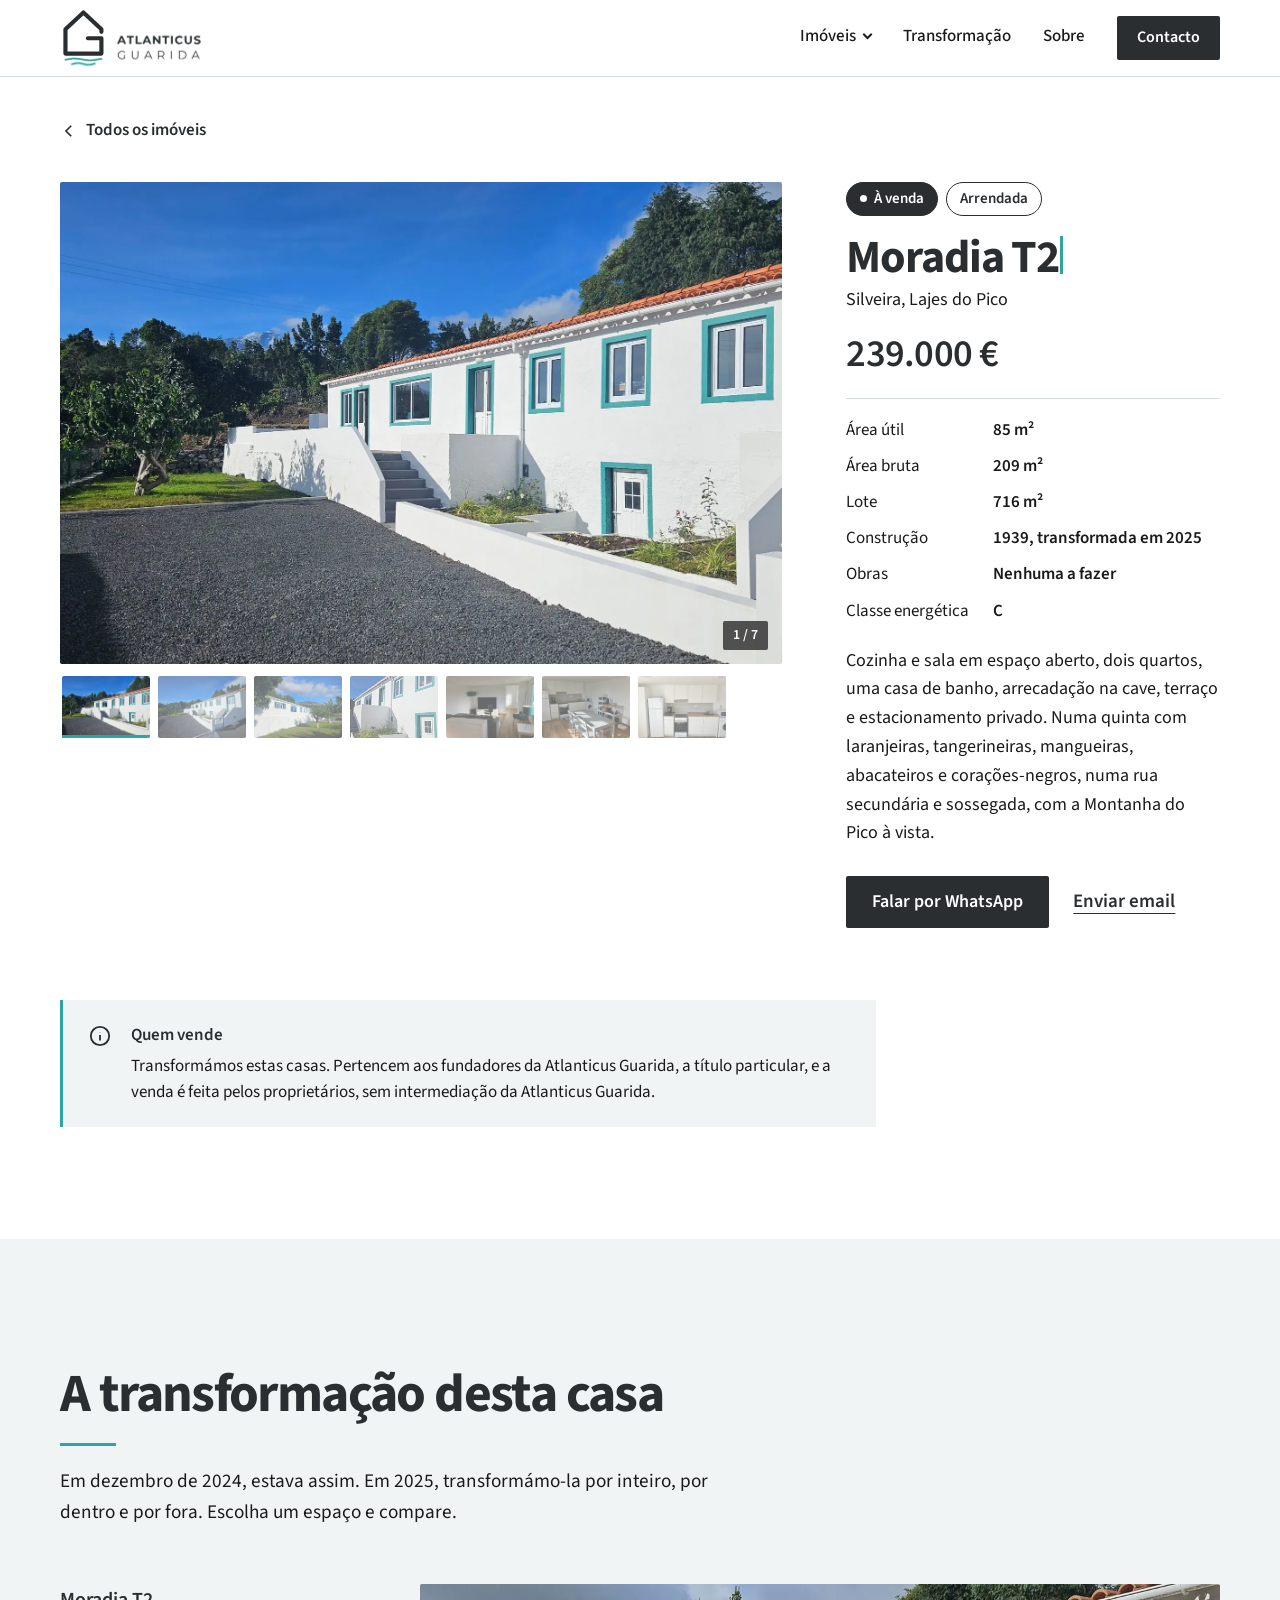
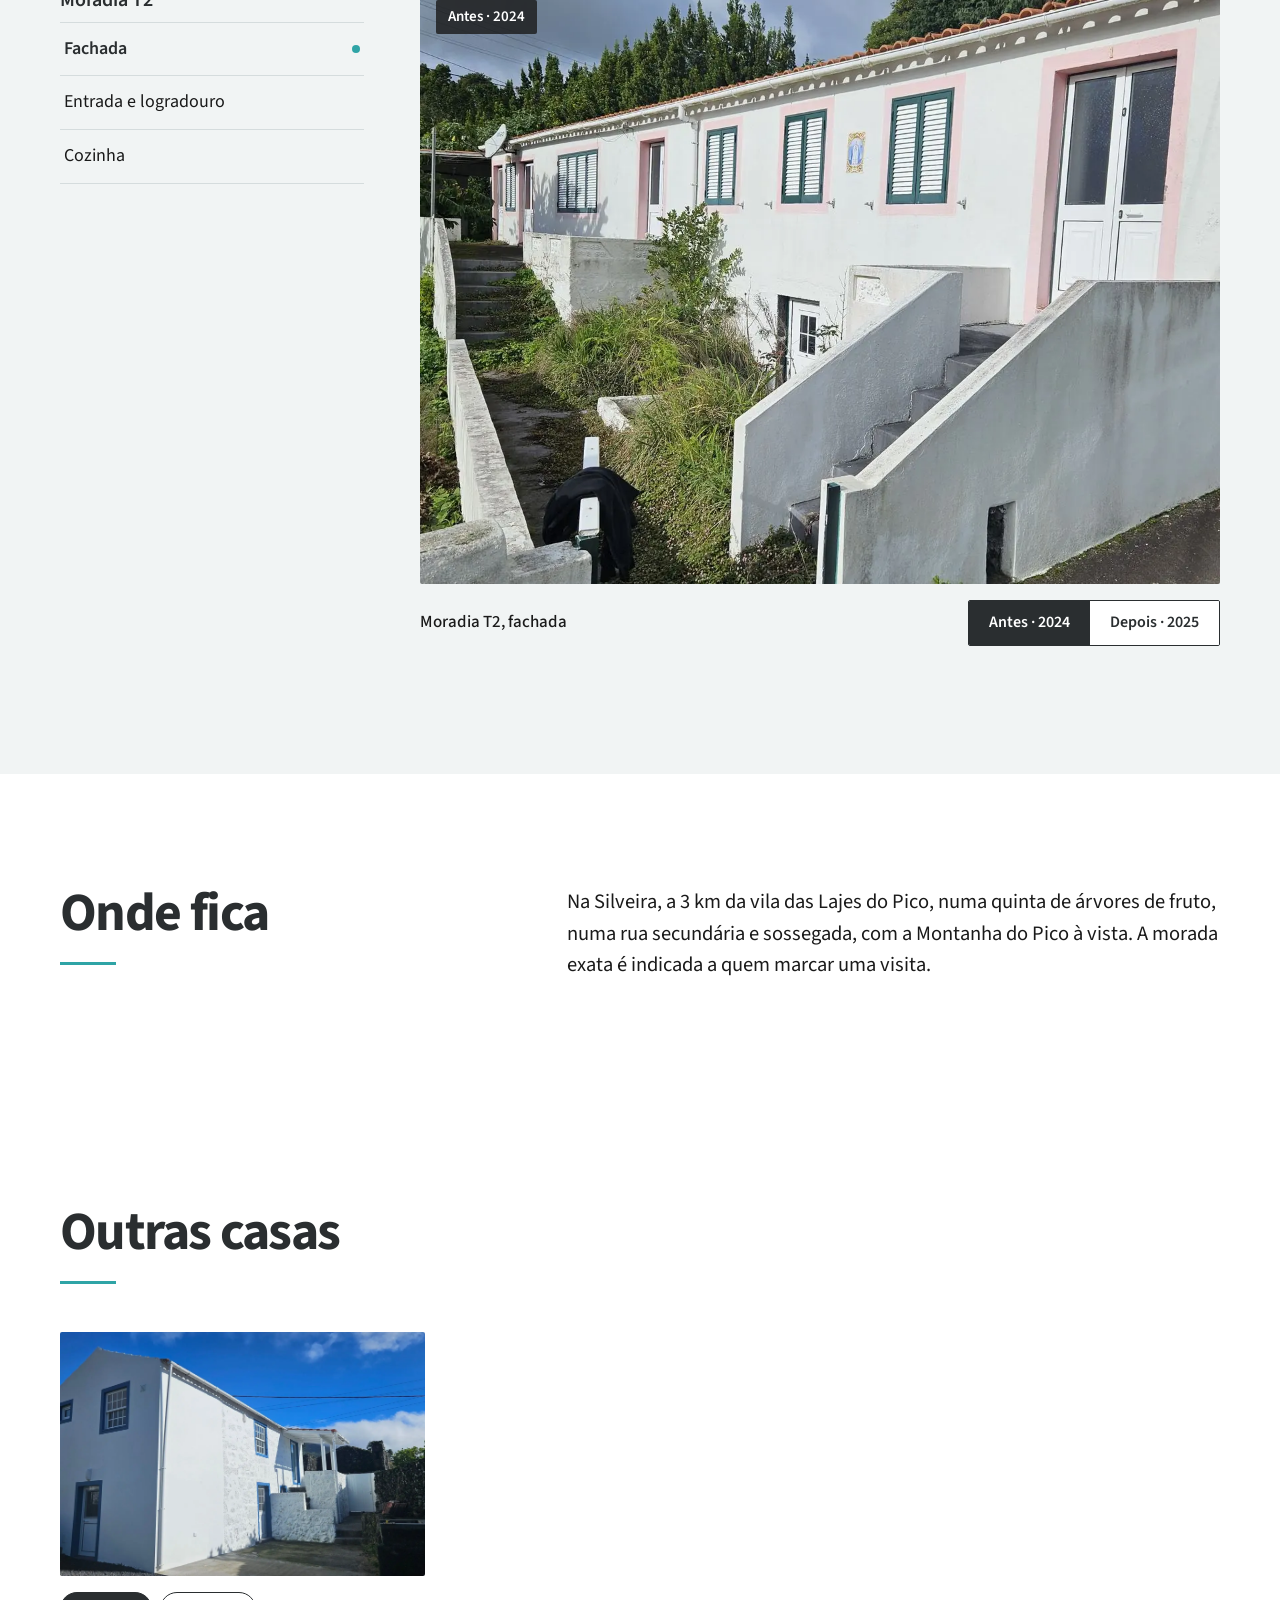
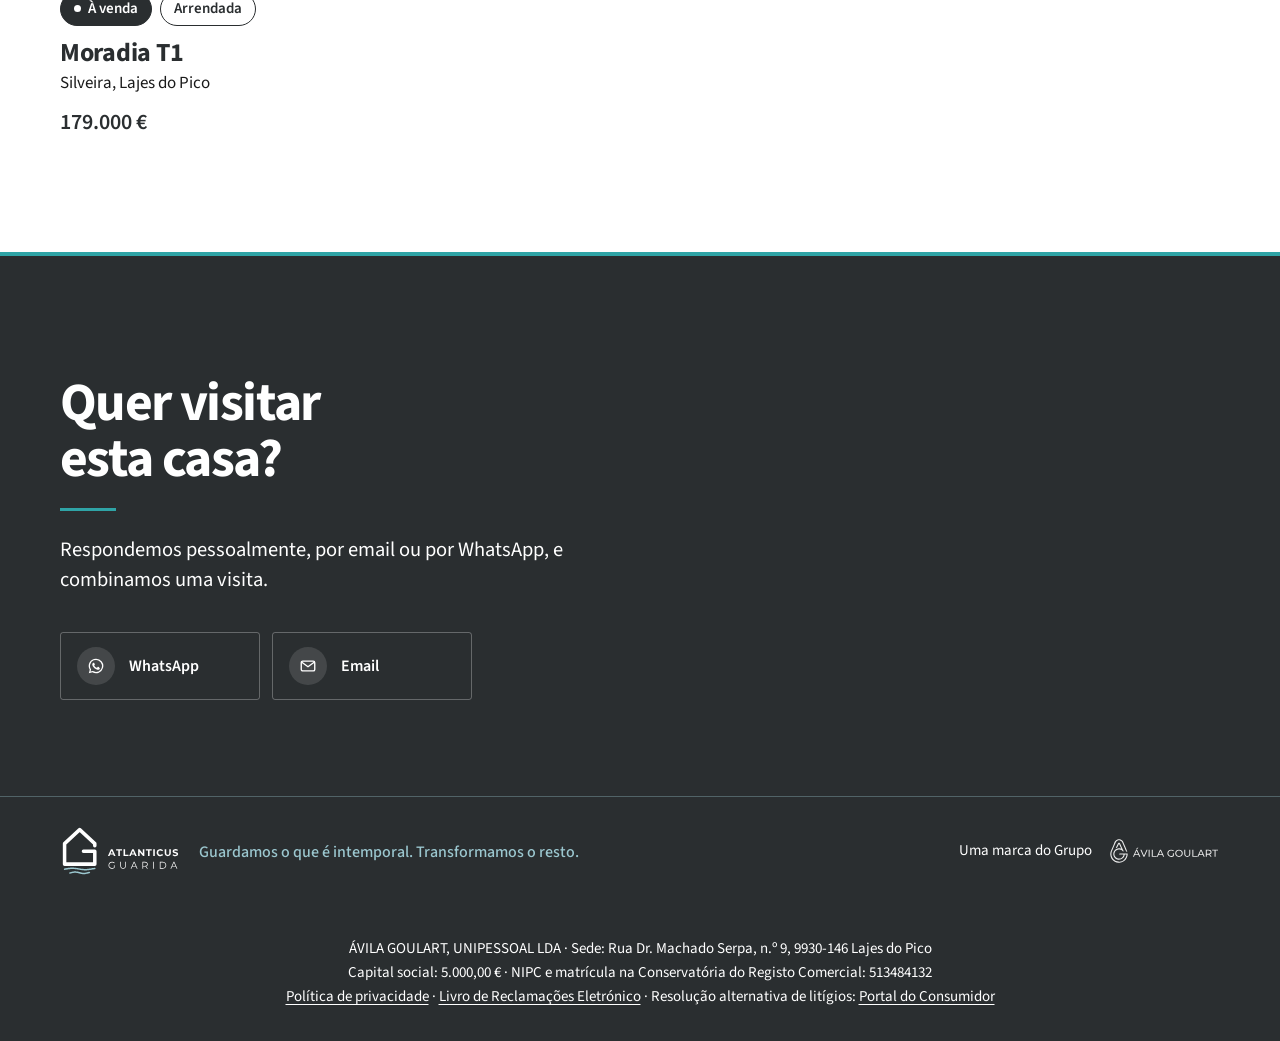
<file: t2-silveira/index.html>
<!doctype html>
<html lang="pt-PT">
<head>
<meta charset="utf-8">
<meta name="viewport" content="width=device-width, initial-scale=1, viewport-fit=cover">
<title>Moradia T2 na Silveira, Lajes do Pico — Atlanticus Guarida</title>
<!-- ATENÇÃO: se o preço mudar, atualize-o também nas duas linhas de descrição abaixo. -->
<meta name="description" content="Casa de 1939 transformada por inteiro em 2025, sem obras a fazer. Arrendada, com rendimento desde o primeiro dia. 239.000 €.">
<link rel="canonical" href="https://atlanticusguarida.pt/t2-silveira/">
<meta property="og:type" content="website">
<meta property="og:locale" content="pt_PT">
<meta property="og:title" content="Moradia T2 na Silveira, Lajes do Pico">
<meta property="og:description" content="Casa de 1939 transformada por inteiro em 2025, sem obras a fazer. Arrendada, com rendimento desde o primeiro dia. 239.000 €.">
<meta property="og:url" content="https://atlanticusguarida.pt/t2-silveira/">
<meta property="og:image" content="https://atlanticusguarida.pt/img/partilha-t2-silveira.jpg">
<meta property="og:image:width" content="1200">
<meta property="og:image:height" content="630">
<meta name="twitter:card" content="summary_large_image">
<link rel="icon" href="../img/favicon.svg?v=3" type="image/svg+xml">
<link rel="icon" href="../favicon.ico?v=3" sizes="48x48">
<link rel="apple-touch-icon" href="../apple-touch-icon.png?v=3"><meta name="theme-color" content="#2A2E30">
<meta name="color-scheme" content="light">
<link rel="stylesheet" href="../estilo.css?v=4">
<script>document.documentElement.classList.add('js');if(!(window.matchMedia&&matchMedia('(prefers-reduced-motion: reduce)').matches))document.documentElement.classList.add('escreve-titulo');window.AG_BASE='../';window.AG_ID='t2';</script>
<script type="application/ld+json">{"@context":"https://schema.org","@type":"RealEstateListing","name":"Moradia T2 à venda na Silveira, Lajes do Pico","url":"https://atlanticusguarida.pt/t2-silveira/","description":"Cozinha e sala em espaço aberto, dois quartos, uma casa de banho, arrecadação na cave, terraço e estacionamento privado. Numa quinta com laranjeiras, tangerineiras, mangueiras, abacateiros e corações-negros, numa rua secundária e sossegada, com a Montanha do Pico à vista. À venda, Arrendada. Venda pelos proprietários, sem intermediação da Atlanticus Guarida.","about":{"@type":"SingleFamilyResidence","name":"Moradia T2 na Silveira, Lajes do Pico","numberOfRooms":2,"floorSize":{"@type":"QuantitativeValue","value":85,"unitCode":"MTK"},"address":{"@type":"PostalAddress","addressLocality":"Lajes do Pico","addressRegion":"Açores","addressCountry":"PT"},"description":"Cozinha e sala em espaço aberto, dois quartos, uma casa de banho, arrecadação na cave, terraço e estacionamento privado. Numa quinta com laranjeiras, tangerineiras, mangueiras, abacateiros e corações-negros, numa rua secundária e sossegada, com a Montanha do Pico à vista."},"offers":{"@type":"Offer","price":239000,"priceCurrency":"EUR","availability":"https://schema.org/InStock"}}</script>
</head>
<body>
<a class="saltar" href="#casa">Saltar para a moradia</a>
<header class="topo"><div class="wrap">
<a class="logo" href="../" aria-label="Atlanticus Guarida, início"><svg xmlns="http://www.w3.org/2000/svg" role="img" aria-label="Atlanticus Guarida" focusable="false" width="144" height="62" viewBox="27.01 13.01 448.64 192.64"><g transform="translate(0,-14)"><path class="casa" pathLength="1" d="M156,104 L156,96 L100,44 L44,96 V172 H156 V124 H114" fill="none" stroke="#2A2E30" stroke-width="13" stroke-linecap="round" stroke-linejoin="round"/><polyline class="onda o1" points="44.00,190.80 46.80,190.34 49.60,189.86 52.40,189.39 55.20,188.94 58.00,188.53 60.80,188.16 63.60,187.86 66.40,187.62 69.20,187.47 72.00,187.40 74.80,187.42 77.60,187.53 80.40,187.72 83.20,187.98 86.00,188.31 88.80,188.70 91.60,189.13 94.40,189.59 97.20,190.07 100.00,190.54 102.80,190.99 105.60,191.42 108.40,191.79 111.20,192.10 114.00,192.35 116.80,192.51 119.60,192.59 122.40,192.59 125.20,192.49 128.00,192.32 130.80,192.06 133.60,191.74 136.40,191.36 139.20,190.93 142.00,190.47 144.80,190.00 147.60,189.53 150.40,189.07 153.20,188.64 156.00,188.26" fill="none" stroke="#2FA4A6" stroke-width="5.5" stroke-linecap="round"/><polyline class="onda o2" points="64.00,204.80 65.80,204.36 67.60,203.90 69.40,203.44 71.20,203.01 73.00,202.60 74.80,202.24 76.60,201.93 78.40,201.68 80.20,201.51 82.00,201.42 83.80,201.40 85.60,201.47 87.40,201.62 89.20,201.84 91.00,202.13 92.80,202.47 94.60,202.87 96.40,203.29 98.20,203.75 100.00,204.20 101.80,204.66 103.60,205.09 105.40,205.49 107.20,205.84 109.00,206.13 110.80,206.36 112.60,206.52 114.40,206.59 116.20,206.59 118.00,206.50 119.80,206.34 121.60,206.10 123.40,205.80 125.20,205.44 127.00,205.04 128.80,204.61 130.60,204.15 132.40,203.69 134.20,203.25 136.00,202.82" fill="none" stroke="#2FA4A6" stroke-width="5.5" stroke-linecap="round"/></g><g class="letras"><g><path transform="translate(205,128)" d="M-0.32399999999999995 0.0 10.908 -25.2H16.668L27.935999999999996 0.0H21.816L12.6 -22.247999999999998H14.903999999999998L5.651999999999999 0.0ZM5.292 -5.3999999999999995 6.84 -9.828H19.799999999999997L21.383999999999997 -5.3999999999999995ZM38.16 0.0V-20.447999999999997H30.095999999999997V-25.2H52.056V-20.447999999999997H43.992V0.0ZM57.56399999999999 0.0V-25.2H63.395999999999994V-4.752H76.032V0.0ZM78.372 0.0 89.604 -25.2H95.364L106.63199999999999 0.0H100.512L91.29599999999999 -22.247999999999998H93.6L84.348 0.0ZM83.988 -5.3999999999999995 85.536 -9.828H98.496L100.08 -5.3999999999999995ZM111.636 0.0V-25.2H116.46L131.328 -7.055999999999999H128.988V-25.2H134.748V0.0H129.95999999999998L115.056 -18.144H117.396V0.0ZM148.32 0.0V-20.447999999999997H140.256V-25.2H162.216V-20.447999999999997H154.152V0.0ZM167.724 0.0V-25.2H173.55599999999998V0.0ZM193.968 0.43199999999999994Q191.052 0.43199999999999994 188.54999999999998 -0.522Q186.04799999999997 -1.476 184.212 -3.2399999999999998Q182.37599999999998 -5.004 181.34999999999997 -7.379999999999999Q180.32399999999998 -9.755999999999998 180.32399999999998 -12.6Q180.32399999999998 -15.443999999999999 181.34999999999997 -17.82Q182.37599999999998 -20.195999999999998 184.22999999999996 -21.959999999999997Q186.08399999999997 -23.723999999999997 188.56799999999998 -24.677999999999997Q191.052 -25.631999999999998 194.004 -25.631999999999998Q197.27999999999997 -25.631999999999998 199.926 -24.497999999999998Q202.57199999999997 -23.363999999999997 204.37199999999999 -21.168L200.628 -17.712Q199.332 -19.188 197.748 -19.926Q196.164 -20.663999999999998 194.29199999999997 -20.663999999999998Q192.528 -20.663999999999998 191.052 -20.087999999999997Q189.576 -19.511999999999997 188.49599999999998 -18.432Q187.416 -17.352 186.822 -15.876Q186.22799999999998 -14.399999999999999 186.22799999999998 -12.6Q186.22799999999998 -10.799999999999999 186.822 -9.323999999999998Q187.416 -7.847999999999999 188.49599999999998 -6.767999999999999Q189.576 -5.688 191.052 -5.112Q192.528 -4.536 194.29199999999997 -4.536Q196.164 -4.536 197.748 -5.273999999999999Q199.332 -6.012 200.628 -7.523999999999999L204.37199999999999 -4.068Q202.57199999999997 -1.8719999999999999 199.926 -0.72Q197.27999999999997 0.43199999999999994 193.968 0.43199999999999994ZM221.54399999999998 0.43199999999999994Q216.17999999999998 0.43199999999999994 213.15599999999998 -2.556Q210.13199999999998 -5.544 210.13199999999998 -11.088V-25.2H215.964V-11.303999999999998Q215.964 -7.704 217.44 -6.119999999999999Q218.916 -4.536 221.57999999999998 -4.536Q224.24399999999997 -4.536 225.71999999999997 -6.119999999999999Q227.19599999999997 -7.704 227.19599999999997 -11.303999999999998V-25.2H232.956V-11.088Q232.956 -5.544 229.932 -2.556Q226.908 0.43199999999999994 221.54399999999998 0.43199999999999994ZM249.37199999999999 0.43199999999999994Q246.34799999999998 0.43199999999999994 243.57599999999996 -0.378Q240.80399999999997 -1.188 239.112 -2.484L241.09199999999998 -6.8759999999999994Q242.712 -5.723999999999999 244.926 -4.985999999999999Q247.14 -4.247999999999999 249.408 -4.247999999999999Q251.136 -4.247999999999999 252.19799999999998 -4.59Q253.26 -4.9319999999999995 253.76399999999998 -5.544Q254.26799999999997 -6.156 254.26799999999997 -6.9479999999999995Q254.26799999999997 -7.9559999999999995 253.47599999999997 -8.55Q252.68399999999997 -9.144 251.38799999999998 -9.521999999999998Q250.09199999999998 -9.899999999999999 248.52599999999998 -10.241999999999999Q246.95999999999998 -10.584 245.39399999999998 -11.088Q243.82799999999997 -11.591999999999999 242.53199999999998 -12.383999999999999Q241.236 -13.175999999999998 240.426 -14.471999999999998Q239.61599999999999 -15.767999999999999 239.61599999999999 -17.784Q239.61599999999999 -19.944 240.786 -21.726Q241.956 -23.508 244.314 -24.57Q246.672 -25.631999999999998 250.236 -25.631999999999998Q252.612 -25.631999999999998 254.916 -25.073999999999998Q257.21999999999997 -24.516 258.984 -23.4L257.18399999999997 -18.971999999999998Q255.42 -19.979999999999997 253.656 -20.465999999999998Q251.892 -20.951999999999998 250.2 -20.951999999999998Q248.50799999999998 -20.951999999999998 247.428 -20.555999999999997Q246.34799999999998 -20.16 245.88 -19.53Q245.41199999999998 -18.9 245.41199999999998 -18.072Q245.41199999999998 -17.099999999999998 246.20399999999998 -16.506Q246.99599999999998 -15.911999999999999 248.29199999999997 -15.552Q249.588 -15.191999999999998 251.154 -14.831999999999999Q252.71999999999997 -14.472 254.28599999999997 -14.004Q255.85199999999998 -13.536 257.14799999999997 -12.744Q258.44399999999996 -11.952 259.25399999999996 -10.655999999999999Q260.06399999999996 -9.36 260.06399999999996 -7.379999999999999Q260.06399999999996 -5.255999999999999 258.876 -3.4919999999999995Q257.688 -1.7279999999999998 255.32999999999998 -0.6479999999999999Q252.97199999999998 0.43199999999999994 249.37199999999999 0.43199999999999994Z" fill="#2A2E30"/><path transform="translate(205,174.8)" d="M15.155999999999999 0.21599999999999997Q12.276 0.21599999999999997 9.846 -0.738Q7.4159999999999995 -1.692 5.6339999999999995 -3.42Q3.852 -5.148 2.862 -7.4879999999999995Q1.8719999999999999 -9.828 1.8719999999999999 -12.6Q1.8719999999999999 -15.371999999999998 2.862 -17.712Q3.852 -20.052 5.651999999999999 -21.78Q7.451999999999999 -23.508 9.882 -24.461999999999996Q12.312 -25.415999999999997 15.191999999999998 -25.415999999999997Q18.072 -25.415999999999997 20.466 -24.516Q22.86 -23.616 24.552 -21.779999999999998L22.895999999999997 -20.087999999999997Q21.311999999999998 -21.671999999999997 19.403999999999996 -22.355999999999998Q17.496 -23.04 15.299999999999999 -23.04Q12.959999999999999 -23.04 10.998 -22.266Q9.036 -21.491999999999997 7.577999999999999 -20.07Q6.119999999999999 -18.648 5.31 -16.758Q4.5 -14.867999999999999 4.5 -12.6Q4.5 -10.367999999999999 5.31 -8.459999999999999Q6.119999999999999 -6.552 7.577999999999999 -5.13Q9.036 -3.7079999999999997 10.998 -2.9339999999999997Q12.959999999999999 -2.1599999999999997 15.264 -2.1599999999999997Q17.424 -2.1599999999999997 19.35 -2.808Q21.276 -3.4559999999999995 22.895999999999997 -5.004L24.407999999999998 -2.988Q22.607999999999997 -1.404 20.195999999999998 -0.594Q17.784 0.21599999999999997 15.155999999999999 0.21599999999999997ZM24.407999999999998 -2.988 21.851999999999997 -3.312V-12.6H24.407999999999998ZM55.872 0.21599999999999997Q51.048 0.21599999999999997 48.275999999999996 -2.5559999999999996Q45.504 -5.327999999999999 45.504 -10.764V-25.2H48.168V-10.872Q48.168 -6.4079999999999995 50.184 -4.284Q52.2 -2.1599999999999997 55.872 -2.1599999999999997Q59.58 -2.1599999999999997 61.596 -4.284Q63.611999999999995 -6.4079999999999995 63.611999999999995 -10.872V-25.2H66.204V-10.764Q66.204 -5.327999999999999 63.449999999999996 -2.5559999999999996Q60.696 0.21599999999999997 55.872 0.21599999999999997ZM83.988 0.0 95.508 -25.2H98.136L109.65599999999999 0.0H106.848L96.264 -23.651999999999997H97.344L86.75999999999999 0.0ZM88.524 -6.731999999999999 89.316 -8.892H103.96799999999999L104.75999999999999 -6.731999999999999ZM127.61999999999999 0.0V-25.2H137.052Q141.83999999999997 -25.2 144.594 -22.914Q147.34799999999998 -20.628 147.34799999999998 -16.56Q147.34799999999998 -13.895999999999999 146.106 -11.969999999999999Q144.86399999999998 -10.043999999999999 142.56 -9.017999999999999Q140.256 -7.991999999999999 137.052 -7.991999999999999H129.096L130.284 -9.216V0.0ZM144.82799999999997 0.0 138.34799999999998 -9.144H141.22799999999998L147.744 0.0ZM130.284 -9.0 129.096 -10.26H136.98Q140.76 -10.26 142.72199999999998 -11.916Q144.684 -13.572 144.684 -16.56Q144.684 -19.584 142.72199999999998 -21.24Q140.76 -22.895999999999997 136.98 -22.895999999999997H129.096L130.284 -24.156ZM167.436 0.0V-25.2H170.1V0.0ZM192.096 0.0V-25.2H202.356Q206.38799999999998 -25.2 209.42999999999998 -23.598Q212.47199999999998 -21.996 214.164 -19.152Q215.856 -16.308 215.856 -12.6Q215.856 -8.892 214.164 -6.048Q212.47199999999998 -3.2039999999999997 209.42999999999998 -1.6019999999999999Q206.38799999999998 0.0 202.356 0.0ZM194.76 -2.304H202.212Q205.56 -2.304 208.026 -3.6179999999999994Q210.492 -4.9319999999999995 211.85999999999999 -7.254Q213.22799999999998 -9.575999999999999 213.22799999999998 -12.6Q213.22799999999998 -15.659999999999998 211.85999999999999 -17.964Q210.492 -20.267999999999997 208.026 -21.581999999999997Q205.56 -22.895999999999997 202.212 -22.895999999999997H194.76ZM231.588 0.0 243.108 -25.2H245.736L257.256 0.0H254.44799999999998L243.86399999999998 -23.651999999999997H244.944L234.35999999999999 0.0ZM236.124 -6.731999999999999 236.916 -8.892H251.56799999999998L252.35999999999999 -6.731999999999999Z" fill="#2A2E30"/></g></g></svg></a>
<nav class="nav" aria-label="Principal"><a class="nl" href="../#imoveis">Imóveis</a><a class="nl" href="../#transformacao">Transformação</a><a class="nl" href="../#sobre">Sobre</a><a class="btn btn-s" href="#contacto">Contacto</a></nav>
<details class="menu"><summary aria-label="Abrir o menu"><span class="barras" aria-hidden="true"></span>Menu</summary>
<nav aria-label="Principal (telemóvel)"><a href="../#imoveis">Imóveis</a><a href="../#transformacao">Transformação</a><a href="../#sobre">Sobre</a><a href="#contacto">Contacto</a></nav></details>
</div></header>

<main>
<section id="casa" class="wrap pagina-imovel">
<a class="voltar" href="../#imoveis"><svg width="18" height="18" viewBox="0 0 24 24" fill="none" stroke="currentColor" stroke-width="2.2" aria-hidden="true"><path d="M15 5l-7 7 7 7"/></svg>Todos os imóveis</a>
<div id="ficha-casa"></div>
<!-- estatico:inicio --><noscript><div class="ficha-estatica"><h1>Moradia T2 · Silveira, Lajes do Pico</h1><p><strong>239.000 €</strong> · À venda · Arrendada</p><ul><li>Área útil: 85 m²</li><li>Área bruta: 209 m²</li><li>Lote: 716 m²</li><li>Construção: 1939, transformada em 2025</li><li>Obras: Nenhuma a fazer</li><li>Classe energética: C</li></ul><p>Cozinha e sala em espaço aberto, dois quartos, uma casa de banho, arrecadação na cave, terraço e estacionamento privado. Numa quinta com laranjeiras, tangerineiras, mangueiras, abacateiros e corações-negros, numa rua secundária e sossegada, com a Montanha do Pico à vista.</p><p>Contacto: <a href="mailto:geral@atlanticusguarida.pt">geral@atlanticusguarida.pt</a> · WhatsApp +351 919 534 748</p></div></noscript><!-- estatico:fim -->

<div class="condicoes rv" role="note">
<svg width="22" height="22" viewBox="0 0 24 24" fill="none" stroke="#2A2E30" stroke-width="2" aria-hidden="true"><circle cx="12" cy="12" r="10"/><path d="M12 11v6M12 7.5v.5"/></svg>
<strong>Quem vende</strong>
<span>Transformámos estas casas. Pertencem aos fundadores da Atlanticus Guarida, a título particular, e a venda é feita pelos proprietários, sem intermediação da Atlanticus Guarida.</span>
</div>
</section>

<section id="transformacao" class="reab">
<div class="wrap sec">
<h2 class="h2 rv">A transformação desta casa</h2>
<p class="intro rv">Em dezembro de 2024, estava assim. Em 2025, transformámo-la por inteiro, por dentro e por fora. Escolha um espaço e compare.</p>
<div class="grade rv">
<div class="lista"></div>
<figure class="comparar">
<div class="ecra" role="img" aria-label="">
<picture class="antes-img"><img alt="" width="1200" height="900"></picture>
<picture class="depois"><img alt="" width="1200" height="900"></picture>
<span class="selo" aria-hidden="true">Depois · 2025</span>
</div>
<div class="alternar">
<figcaption></figcaption>
<div class="seg" role="group" aria-label="Momento a mostrar"><button type="button" data-m="antes" aria-pressed="false">Antes · 2024</button><button type="button" data-m="depois" aria-pressed="true">Depois · 2025</button></div>
</div>
</figure>
</div>
</div>
</section>

<section class="wrap onde">
<h2 class="h2 rv">Onde fica</h2>
<p class="rv">Na Silveira, a 3 km da vila das Lajes do Pico, numa quinta de árvores de fruto, numa rua secundária e sossegada, com a Montanha do Pico à vista. A morada exata é indicada a quem marcar uma visita.</p>
</section>
<section id="outras" class="wrap outras-sec" hidden>
<h2 class="h2 rv">Outras casas</h2>
<div class="outras"></div>
</section>
</main>

<section id="contacto" class="esc contacto">
<div class="wrap">
<h2 class="h2">Quer visitar esta casa?</h2>
<div id="contacto-casa"></div>
</div>
<footer class="rodape"><div class="wrap">
<div class="ass"><img src="../img/atlanticusguarida_horizontal_negativo.svg" alt="Atlanticus Guarida" width="121" height="52"><span class="slogan">Guardamos o que é intemporal. Transformamos o resto.</span></div>
<div class="end"><span>Uma marca do Grupo</span><a class="grupo" href="https://avilagoulart.pt/" target="_blank" rel="noopener" aria-label="Grupo Ávila Goulart (abre noutra janela)"><img src="../img/avilagoulart_horizontal_negativo.svg" alt="Grupo Ávila Goulart" width="114" height="32"></a></div>
</div><div class="wrap legal"><p>ÁVILA GOULART, UNIPESSOAL LDA · Sede: Rua Dr. Machado Serpa, n.º 9, 9930-146 Lajes do Pico</p><p>Capital social: 5.000,00 € · NIPC e matrícula na Conservatória do Registo Comercial: 513484132</p><p><a href="../privacidade.html">Política de privacidade</a> · <a href="https://www.livroreclamacoes.pt/Inicio/" target="_blank" rel="noopener">Livro de Reclamações Eletrónico</a> · Resolução alternativa de litígios: <a href="https://www.consumidor.gov.pt/" target="_blank" rel="noopener">Portal do Consumidor</a></p></div>
</footer>
</section>

<script src="../dados.js"></script>
<script src="../imoveis.js"></script>
<script src="../movimento.js"></script>
<script>
(function(){
  var im=IMOVEIS.filter(function(i){return i.id===window.AG_ID;})[0];
  var alvo=document.getElementById('ficha-casa'), ct=document.getElementById('contacto-casa');
  if(!im || !im.visivel){
    document.getElementById('casa').innerHTML='<div class="indisponivel"><h1 class="h2">Esta casa já não está disponível.</h1><p>Veja as outras casas da Atlanticus Guarida ou fale connosco.</p><a class="btn" href="../#imoveis">Ver os imóveis</a></div>';
    var t=document.getElementById('transformacao'); t.parentNode.removeChild(t);
    var o=document.querySelector('.onde'); o.parentNode.removeChild(o);
    document.querySelector('#contacto .h2').textContent='Falemos.';
    ct.innerHTML='<p class="lead-c">Respondemos pessoalmente, por email ou por WhatsApp.</p>'+AG.canais(null);
  } else {
    var a=AG.ficha(im,{nivel:'h1',paginaPropria:true}); alvo.appendChild(a); AG.galeria(a,im);
    AG.comparador(document.getElementById('transformacao'),PARES.filter(function(p){return p[0]===im.id;}));
    if(AG.emVigor(im.exclusivo)){
      ct.innerHTML='<p class="lead-c">Esta moradia é comercializada em exclusivo pela '+im.exclusivo.mediadora+' até '+AG.dataPT(im.exclusivo.ate)+'. Os pedidos de informação e as visitas são tratados pela mediadora.</p>'+(im.exclusivo.anuncio?'<div class="acoes" style="margin-top:32px"><a class="btn btn-b" href="'+im.exclusivo.anuncio+'" target="_blank" rel="noopener">Ver o anúncio na '+im.exclusivo.mediadora+'</a></div>':'');
    } else {
      ct.innerHTML='<p class="lead-c">Respondemos pessoalmente, por email ou por WhatsApp, e combinamos uma visita.</p>'+AG.canais(im);
    }
  }
  AG.navImoveis(window.AG_ID); AG.outras(window.AG_ID,document.getElementById('outras'));
  AG.menu(); AG.revelar();
})();
</script>
</body>
</html>
</file>
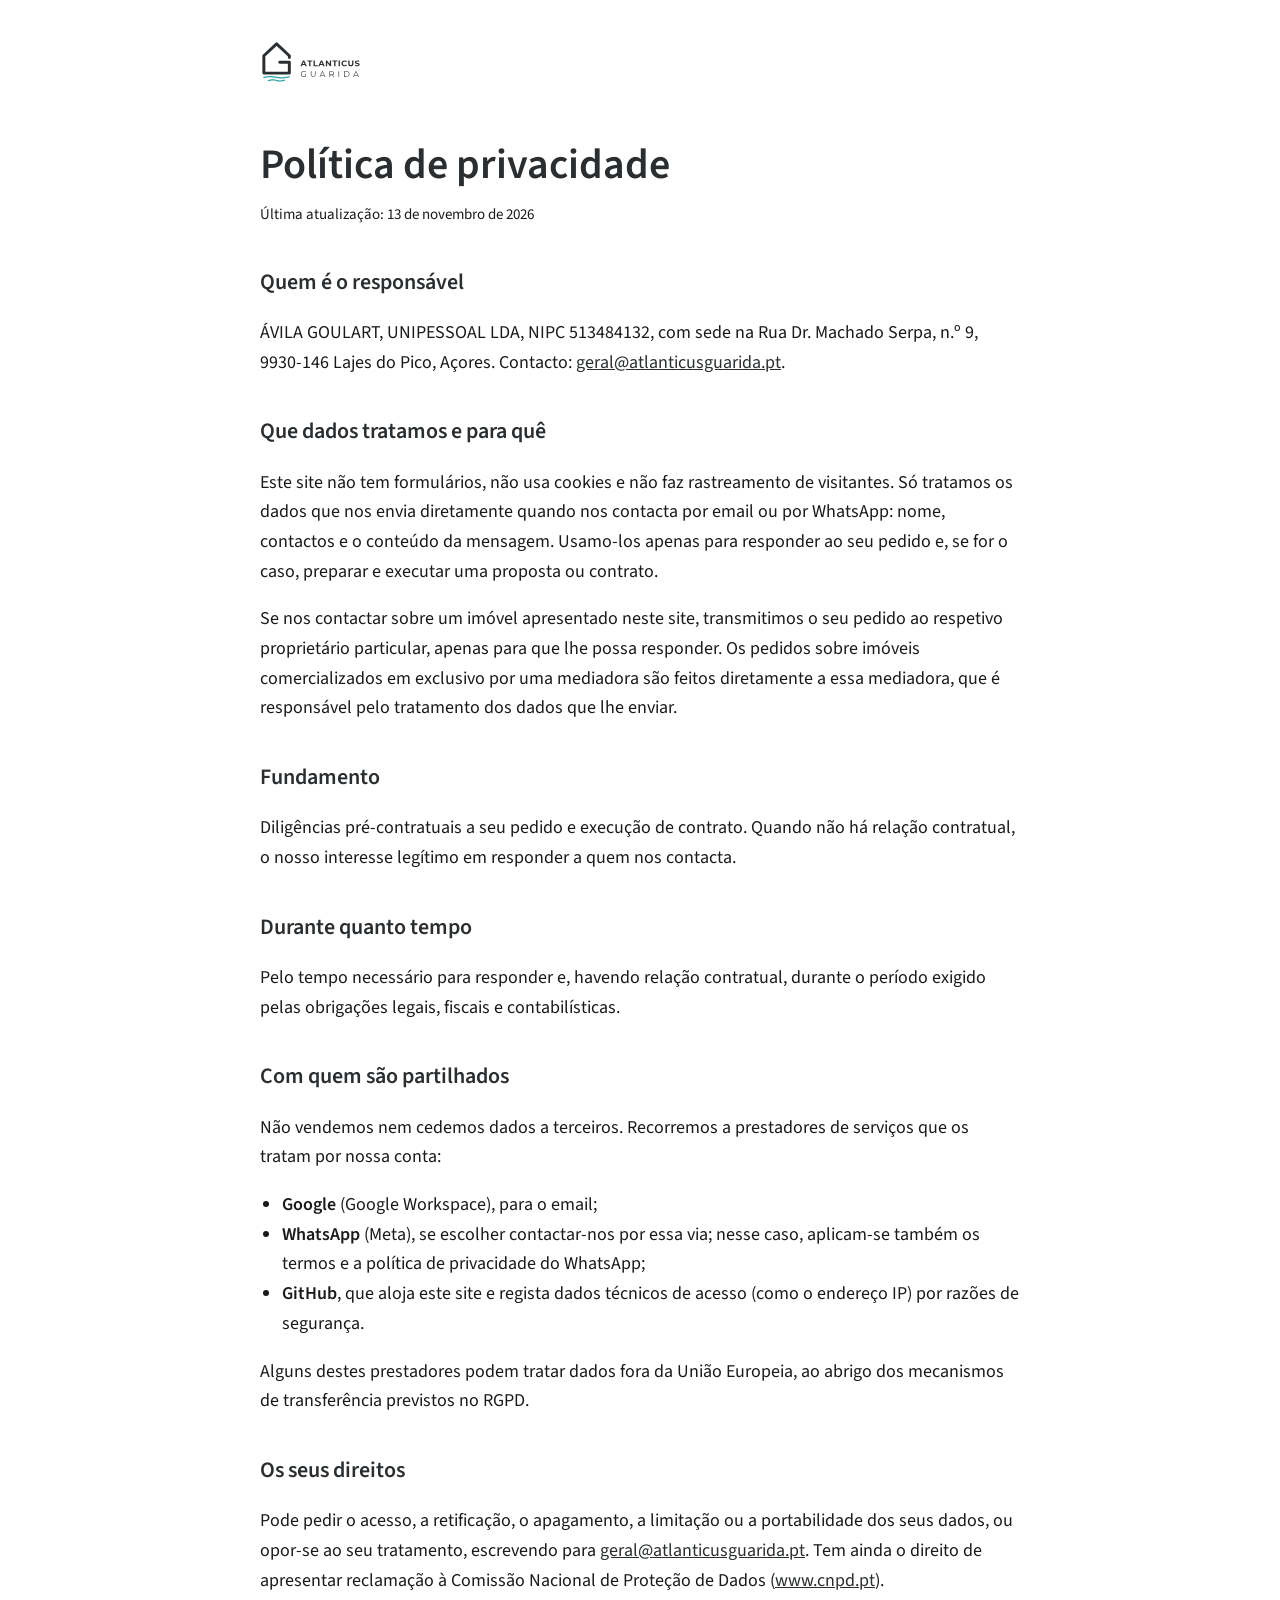
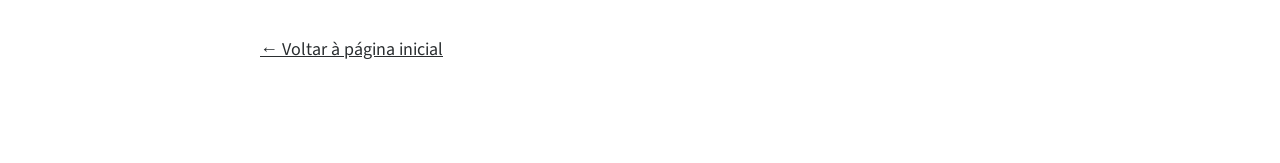
<file: privacidade.html>
<!doctype html>
<html lang="pt-PT">
<head>
<meta charset="utf-8">
<meta name="viewport" content="width=device-width, initial-scale=1">
<title>Política de privacidade — Atlanticus Guarida</title>
<meta name="robots" content="noindex">
<link rel="icon" href="img/favicon.svg?v=3" type="image/svg+xml">
<link rel="icon" href="favicon.ico?v=3" sizes="48x48">
<link rel="apple-touch-icon" href="apple-touch-icon.png?v=3"><style>
@font-face{font-family:'Source Sans 3';font-weight:400;font-display:swap;src:url(fonts/source-sans-3-latin-400-normal.woff2) format('woff2')}
@font-face{font-family:'Source Sans 3';font-weight:600;font-display:swap;src:url(fonts/source-sans-3-latin-600-normal.woff2) format('woff2')}
body{margin:0;font-family:'Source Sans 3',Arial,Helvetica,sans-serif;color:#1A1A1A;font-size:18px;line-height:1.65}
.w{max-width:760px;margin:0 auto;padding:40px 24px 80px}
header img{height:44px;width:auto}
h1{margin:48px 0 8px;font-size:clamp(30px,4vw,42px);line-height:1.1;color:#2A2E30}
h2{margin:36px 0 8px;font-size:22px;color:#2A2E30}
a{color:#2A2E30} a:focus-visible{outline:3px solid #2A2E30;outline-offset:3px}
ul{padding-left:22px} .data{font-size:15px}
</style>
</head>
<body>
<div class="w">
<header><a href="index.html" aria-label="Atlanticus Guarida, página inicial"><img src="img/atlanticusguarida_horizontal_positivo.svg" alt="Atlanticus Guarida"></a></header>
<main>
<h1>Política de privacidade</h1>
<p class="data">Última atualização: 13 de novembro de 2026</p>
<h2>Quem é o responsável</h2>
<p>ÁVILA GOULART, UNIPESSOAL LDA, NIPC 513484132, com sede na Rua Dr. Machado Serpa, n.º 9, 9930-146 Lajes do Pico, Açores. Contacto: <a href="mailto:geral@atlanticusguarida.pt">geral@atlanticusguarida.pt</a>.</p>
<h2>Que dados tratamos e para quê</h2>
<p>Este site não tem formulários, não usa cookies e não faz rastreamento de visitantes. Só tratamos os dados que nos envia diretamente quando nos contacta por email ou por WhatsApp: nome, contactos e o conteúdo da mensagem. Usamo-los apenas para responder ao seu pedido e, se for o caso, preparar e executar uma proposta ou contrato.</p>
<p>Se nos contactar sobre um imóvel apresentado neste site, transmitimos o seu pedido ao respetivo proprietário particular, apenas para que lhe possa responder. Os pedidos sobre imóveis comercializados em exclusivo por uma mediadora são feitos diretamente a essa mediadora, que é responsável pelo tratamento dos dados que lhe enviar.</p>
<h2>Fundamento</h2>
<p>Diligências pré-contratuais a seu pedido e execução de contrato. Quando não há relação contratual, o nosso interesse legítimo em responder a quem nos contacta.</p>
<h2>Durante quanto tempo</h2>
<p>Pelo tempo necessário para responder e, havendo relação contratual, durante o período exigido pelas obrigações legais, fiscais e contabilísticas.</p>
<h2>Com quem são partilhados</h2>
<p>Não vendemos nem cedemos dados a terceiros. Recorremos a prestadores de serviços que os tratam por nossa conta:</p>
<ul><li><b>Google</b> (Google Workspace), para o email;</li><li><b>WhatsApp</b> (Meta), se escolher contactar-nos por essa via; nesse caso, aplicam-se também os termos e a política de privacidade do WhatsApp;</li><li><b>GitHub</b>, que aloja este site e regista dados técnicos de acesso (como o endereço IP) por razões de segurança.</li></ul>
<p>Alguns destes prestadores podem tratar dados fora da União Europeia, ao abrigo dos mecanismos de transferência previstos no RGPD.</p>
<h2>Os seus direitos</h2>
<p>Pode pedir o acesso, a retificação, o apagamento, a limitação ou a portabilidade dos seus dados, ou opor-se ao seu tratamento, escrevendo para <a href="mailto:geral@atlanticusguarida.pt">geral@atlanticusguarida.pt</a>. Tem ainda o direito de apresentar reclamação à Comissão Nacional de Proteção de Dados (<a href="https://www.cnpd.pt/" target="_blank" rel="noopener">www.cnpd.pt</a>).</p>
<p style="margin-top:40px"><a href="index.html">← Voltar à página inicial</a></p>
</main>
</div>
</body>
</html>
</file>
<file: estilo.css>
@font-face{font-family:'Source Sans 3';font-weight:400;font-display:swap;src:url(fonts/source-sans-3-latin-400-normal.woff2) format('woff2')}
@font-face{font-family:'Source Sans 3';font-weight:500;font-display:swap;src:url(fonts/source-sans-3-latin-500-normal.woff2) format('woff2')}
@font-face{font-family:'Source Sans 3';font-weight:600;font-display:swap;src:url(fonts/source-sans-3-latin-600-normal.woff2) format('woff2')}
@font-face{font-family:'Source Sans 3';font-weight:700;font-display:swap;src:url(fonts/source-sans-3-latin-700-normal.woff2) format('woff2')}
:root{--bas:#2A2E30;--bas2:#16191A;--tur:#2FA4A6;--agua:#9BC7CF;--tinta:#1A1A1A;--cinza:#6E7A7D;--nevoa:#F1F4F4;--linha:#D5DCDD;color-scheme:light}
*,*::before,*::after{box-sizing:border-box}
html{scroll-behavior:smooth;scroll-padding-top:calc(84px + env(safe-area-inset-top,0px));-webkit-text-size-adjust:100%}
body{margin:0;font-family:'Source Sans 3',Arial,Helvetica,sans-serif;color:var(--tinta);background:#fff;font-size:19px;line-height:1.6;-webkit-font-smoothing:antialiased}
img{display:block;max-width:100%}
h1,h2,h3,p{margin:0} h1,h2,h3{text-wrap:balance} p{text-wrap:pretty}
a{color:var(--bas)}
a:focus-visible,button:focus-visible,summary:focus-visible,[tabindex]:focus-visible{outline:3px solid var(--bas);outline-offset:3px}
.esc a:focus-visible,.esc button:focus-visible{outline-color:#fff}
.saltar{position:absolute;left:-9999px;top:8px;background:#fff;padding:10px 16px;z-index:60}.saltar:focus{left:16px}
.wrap{max-width:1240px;margin:0 auto;padding:0 40px}
@media (max-width:640px){.wrap{padding:0 22px}body{font-size:18px}}
.h2{font-size:clamp(34px,4.2vw,60px);line-height:1.04;letter-spacing:-.03em;font-weight:700;color:var(--bas)}
.intro{margin-top:20px;max-width:34em;font-size:clamp(19px,1.5vw,21px)}

/* cabeçalho */
.topo{position:sticky;top:0;z-index:30;padding-top:env(safe-area-inset-top,0px);background:rgba(255,255,255,.92);-webkit-backdrop-filter:saturate(1.4) blur(12px);backdrop-filter:saturate(1.4) blur(12px);border-bottom:1px solid var(--linha)}
.topo .wrap{height:76px;display:flex;align-items:center;justify-content:space-between;gap:20px}
.topo .logo img{height:62px;width:auto}
.nav{display:flex;align-items:center;gap:32px;font-size:17px;font-weight:500}
.nl{color:var(--tinta);text-decoration:none;background:linear-gradient(var(--tur),var(--tur)) 0 100%/0 2px no-repeat;transition:background-size .3s ease;padding-bottom:3px}
.nl:hover{background-size:100% 2px;color:var(--tinta)}
.btn{display:inline-flex;align-items:center;justify-content:center;min-height:52px;padding:0 26px;background:var(--bas);color:#fff;text-decoration:none;font-weight:600;font-size:18px;border-radius:2px;border:0;cursor:pointer;font-family:inherit;transition:background-color .25s ease,color .25s ease,transform .25s ease}
.btn:hover,.btn:focus-visible{background:var(--tur);color:var(--bas);transform:translateY(-2px)}
.btn-s{min-height:44px;padding:0 20px;font-size:16px}
.btn-b{background:#fff;color:var(--bas)}.btn-b:hover,.btn-b:focus-visible{background:var(--tur);color:var(--bas)}
.lk{font-weight:600;color:var(--bas);text-decoration:underline;text-underline-offset:6px;text-decoration-thickness:1px}
.menu{display:none;position:relative}
.menu summary{list-style:none;cursor:pointer;min-height:44px;display:flex;align-items:center;gap:10px;font-weight:600;font-size:17px;color:var(--bas);padding:0 4px}
.menu summary::-webkit-details-marker{display:none}
.menu .barras{width:22px;height:14px;display:inline-block;background:linear-gradient(var(--bas),var(--bas)) 0 0/100% 2px no-repeat,linear-gradient(var(--bas),var(--bas)) 0 6px/100% 2px no-repeat,linear-gradient(var(--bas),var(--bas)) 0 12px/100% 2px no-repeat}
.menu[open] .barras{background:linear-gradient(var(--bas),var(--bas)) 0 6px/100% 2px no-repeat}
.menu nav{position:absolute;right:0;top:54px;background:#fff;border:1px solid var(--linha);border-radius:2px;padding:12px;display:flex;flex-direction:column;min-width:230px}
.menu nav a{padding:12px 14px;color:var(--tinta);text-decoration:none;font-weight:500}
.menu nav a:hover{background:var(--nevoa)}
@media (max-width:860px){.nav{display:none}.menu{display:block}.topo .logo img{height:50px}}

/* abertura */
.abertura{display:grid;grid-template-columns:minmax(0,1.15fr) minmax(0,.85fr);gap:24px 56px;align-items:end;padding-top:80px;padding-bottom:56px}
@media (max-width:900px){.abertura{grid-template-columns:1fr;padding-top:52px;padding-bottom:40px}}
.abertura h1{font-size:clamp(46px,7vw,108px);line-height:.98;letter-spacing:-.035em;font-weight:700;color:var(--bas)}
.abertura h1>span{display:block}
.abertura .lema{font-size:clamp(23px,2vw,28px);line-height:1.3;font-weight:600;color:var(--bas);letter-spacing:-.01em;max-width:17em;margin-bottom:16px}
.abertura .lema>span{display:block}
.abertura .lead{font-size:clamp(19px,1.6vw,22px);line-height:1.5;max-width:22em}
.abertura .btn{margin-top:28px}
.hero{margin:0;overflow:hidden;background:var(--nevoa)}
.hero img{width:100%;height:auto;aspect-ratio:2000/857;object-fit:cover;max-height:78vh}
@keyframes subir{from{opacity:0;transform:translateY(28px)}to{opacity:1;transform:none}}
@keyframes assentar{from{transform:scale(1.09)}to{transform:scale(1)}}
@keyframes abrir{from{clip-path:inset(18% 0 0 0)}to{clip-path:inset(0 0 0 0)}}
.hl{opacity:0;animation:subir .9s cubic-bezier(.2,.7,.2,1) forwards}
.d1{animation-delay:.1s}.d2{animation-delay:.28s}.d3{animation-delay:.55s}.d4{animation-delay:.75s}
.hero{animation:abrir 1.4s cubic-bezier(.6,0,.2,1) .3s both}
.hero img{animation:assentar 2.6s cubic-bezier(.2,.7,.2,1) .3s both}

/* imóveis */
.sec{padding-top:128px;padding-bottom:128px}
.condicoes{margin-top:40px;display:grid;grid-template-columns:auto minmax(0,1fr);gap:4px 20px;max-width:48em;padding:22px 26px;border-left:3px solid var(--tur);background:var(--nevoa);font-size:17px;line-height:1.55}
.condicoes svg{grid-row:span 2;margin-top:3px}
.condicoes strong{font-weight:600;color:var(--bas)}
.gestao{padding-top:0}
.imovel{margin-top:96px;display:grid;grid-template-columns:minmax(0,1.45fr) minmax(0,.75fr);gap:36px 64px;align-items:start}
.imovel+.imovel{padding-top:96px;border-top:1px solid var(--linha)}
@media (max-width:960px){.imovel{grid-template-columns:1fr;margin-top:64px}.imovel+.imovel{padding-top:64px}}
.galeria,.ficha{min-width:0}
.ficha{position:sticky;top:112px}
@media (max-width:960px){.ficha{position:static}}
.estado{display:flex;flex-wrap:wrap;gap:8px}
.chip{display:inline-flex;align-items:center;gap:7px;padding:4px 13px;border-radius:999px;font-size:15px;font-weight:600;border:1px solid var(--bas);color:var(--bas)}
.chip.cheio{background:var(--bas);color:#fff}
.chip.cheio::before{content:"";width:7px;height:7px;border-radius:50%;background:#fff}
.ficha h3{margin-top:18px;font-size:clamp(30px,2.8vw,40px);line-height:1.1;font-weight:700;color:var(--bas);letter-spacing:-.02em}
.ficha .loc{margin-top:4px;font-size:18px}
.preco{margin-top:20px;font-size:clamp(32px,3vw,42px);font-weight:600;color:var(--bas);letter-spacing:-.02em;line-height:1}
.dados{margin:24px 0 0;display:grid;grid-template-columns:auto 1fr;gap:9px 24px;font-size:17px;border-top:1px solid var(--linha);padding-top:18px}
.dados dt{color:var(--tinta)} .dados dd{margin:0;font-weight:600}
.ficha .desc{margin-top:22px;font-size:18px}
.acoes{margin-top:28px;display:flex;flex-wrap:wrap;gap:14px 24px;align-items:center}
.mediacao{margin-top:22px;font-size:16px;line-height:1.5;padding-top:16px;border-top:1px solid var(--linha)}

/* galeria */
.palco{position:relative;aspect-ratio:3/2;background:var(--nevoa);border-radius:2px;overflow:hidden;touch-action:pan-y}
.palco picture{position:absolute;inset:0;transition:opacity .55s ease}
.palco img{width:100%;height:100%;object-fit:contain}
.palco picture.sai{opacity:0}
.seta{position:absolute;top:50%;transform:translateY(-50%);width:48px;height:48px;border-radius:50%;border:0;background:rgba(255,255,255,.9);color:var(--bas);display:grid;place-items:center;cursor:pointer;opacity:0;transition:opacity .25s ease,background-color .2s}
.seta:hover{background:#fff}
.seta.ant{left:14px}.seta.prox{right:14px}
.palco:hover .seta,.seta:focus-visible{opacity:1}
@media (hover:none){.seta{opacity:1;width:42px;height:42px}}
.conta{position:absolute;right:14px;bottom:14px;background:rgba(26,26,26,.72);color:#fff;font-size:14px;font-weight:600;padding:3px 10px;border-radius:2px;font-variant-numeric:tabular-nums}
.tira{margin-top:10px;display:flex;gap:8px;overflow-x:auto;padding:2px 2px 6px;scrollbar-width:thin}
.th{flex:0 0 auto;width:88px;height:62px;padding:0;border:0;border-radius:2px;background:var(--nevoa);cursor:pointer;overflow:hidden;opacity:.6;transition:opacity .2s;position:relative}
.th img{width:100%;height:100%;object-fit:cover}
.th::after{content:"";position:absolute;left:0;right:0;bottom:0;height:3px;background:var(--tur);transform:scaleX(0);transition:transform .3s ease}
.th:hover{opacity:1}.th[aria-current="true"]{opacity:1}.th[aria-current="true"]::after{transform:scaleX(1)}

/* reabilitação */
.reab{background:var(--nevoa)}
.reab .grade>*{min-width:0}
.reab .grade{margin-top:56px;display:grid;grid-template-columns:minmax(0,.55fr) minmax(0,1.45fr);gap:32px 56px;align-items:start}
@media (max-width:960px){.reab .grade{grid-template-columns:1fr}}
.lista{display:flex;flex-direction:column;gap:28px}
.lista h3{font-size:20px;font-weight:600;color:var(--bas);margin-bottom:6px}
.lista ul{list-style:none;margin:0;padding:0;border-top:1px solid var(--linha)}
.lista button{width:100%;text-align:left;font:inherit;font-size:18px;background:none;border:0;border-bottom:1px solid var(--linha);padding:12px 4px;cursor:pointer;color:var(--tinta);display:flex;justify-content:space-between;align-items:center;gap:12px}
.lista button::after{content:"";width:8px;height:8px;border-radius:50%;background:var(--tur);transform:scale(0);transition:transform .25s ease}
.lista button:hover{color:var(--bas)}
.lista button[aria-pressed="true"]{color:var(--bas);font-weight:600}
.lista button[aria-pressed="true"]::after{transform:scale(1)}
@media (max-width:960px){.lista{flex-direction:row;overflow-x:auto;gap:20px;order:2}.lista>div{flex:0 0 auto;min-width:220px}}
.comparar{margin:0}
.ecra{position:relative;aspect-ratio:4/3;border-radius:2px;overflow:hidden;background:#E3E8E9;cursor:pointer}
.ecra picture{position:absolute;inset:0}
.ecra img{width:100%;height:100%;object-fit:cover}
.ecra .depois{transition:opacity 1.1s cubic-bezier(.4,0,.2,1)}
.ecra.antes .depois{opacity:0}
.ecra.troca .depois,.ecra.troca .antes-img{transition:none}
.selo{position:absolute;left:16px;top:16px;background:var(--bas);color:#fff;font-size:15px;font-weight:600;padding:5px 12px;border-radius:2px;transition:background-color .4s}
.ecra.antes .selo{background:rgba(26,26,26,.8)}
.alternar{margin-top:16px;display:flex;flex-wrap:wrap;align-items:center;justify-content:space-between;gap:12px 20px}
.seg{display:inline-flex;border:1px solid var(--bas);border-radius:2px;overflow:hidden}
.seg button{font:inherit;font-size:16px;font-weight:600;min-height:44px;padding:0 20px;border:0;background:#fff;color:var(--bas);cursor:pointer;transition:background-color .25s ease,color .25s ease}
.seg button[aria-pressed="false"]:hover,.seg button[aria-pressed="false"]:focus-visible{background:var(--tur);color:var(--bas)}
.seg button[aria-pressed="true"]{background:var(--bas);color:#fff}
.comparar figcaption{font-size:17px;font-weight:500}

/* sobre */
.sobre{display:grid;grid-template-columns:minmax(0,.8fr) minmax(0,1.2fr);gap:24px 72px;align-items:start}
@media (max-width:860px){.sobre{grid-template-columns:1fr}}
.sobre p{font-size:clamp(19px,1.6vw,22px);line-height:1.55;max-width:32em}
.sobre p+p{margin-top:20px}

/* contacto e rodapé */
.esc{background:var(--bas);color:#fff}
.contacto .wrap{padding-top:120px;padding-bottom:96px}
.contacto .h2{color:#fff}
.contacto .h2{max-width:16ch}
.lead-c{margin-top:24px;max-width:30em;font-size:clamp(19px,1.6vw,22px);line-height:1.5}
.canais-grid{margin-top:36px;display:grid;grid-template-columns:repeat(2,minmax(0,200px));gap:12px}
@media (max-width:480px){.canais-grid{grid-template-columns:repeat(2,minmax(0,1fr))}}
.canal{display:flex;align-items:center;gap:14px;padding:14px 16px;border:1px solid rgba(255,255,255,.28);border-radius:3px;color:#fff;text-decoration:none;transition:background-color .3s ease,border-color .3s ease}
.canal .ic{flex:none;width:38px;height:38px;border-radius:50%;background:rgba(255,255,255,.12);display:flex;align-items:center;justify-content:center;transition:background-color .3s ease,color .3s ease}
.canal b{display:block;font-size:16px;font-weight:600;line-height:1.3}
.canal:hover,.canal:focus-visible{background:rgba(255,255,255,.07);border-color:#fff;color:#fff}
.canal:hover .ic,.canal:focus-visible .ic{background:#fff;color:var(--bas)}
.contacto .nota{margin-top:24px;max-width:36em;font-size:17px}
.rodape{border-top:1px solid rgba(155,199,207,.35)}
.rodape .wrap{display:flex;flex-wrap:wrap;align-items:center;justify-content:space-between;gap:20px 32px;padding-top:28px;padding-bottom:32px;font-size:15px}
.rodape .ass{display:flex;align-items:center;gap:18px;flex-wrap:wrap}
.rodape .slogan{font-weight:500;font-size:16px;position:relative;top:2px;text-wrap:balance}
.rodape .end{display:flex;flex-wrap:wrap;align-items:center;gap:14px}
.rodape .grupo{display:inline-flex;opacity:.9;transition:opacity .2s}.rodape .grupo:hover{opacity:1}
.legal{padding-bottom:calc(28px + env(safe-area-inset-bottom,0px));font-size:13px;line-height:1.6;color:#fff;display:block!important;text-align:center}
.legal p{margin:0}
@media (max-width:640px){.rodape .wrap{justify-content:center}.rodape .ass,.rodape .end{justify-content:center;width:100%;text-align:center}}
.legal a{color:#fff;text-underline-offset:3px}

/* revelação ao percorrer */
.js .rv{opacity:0;transform:translateY(24px);transition:opacity .8s ease,transform .8s cubic-bezier(.2,.7,.2,1)}
.js .rv.ver{opacity:1;transform:none}
@media (prefers-reduced-motion:reduce){
  html{scroll-behavior:auto}
  .hl,.hero,.hero img{animation:none!important;opacity:1!important;transform:none!important;clip-path:none!important}
  .js .rv{opacity:1!important;transform:none!important;transition:none!important}
  .palco picture,.ecra .depois,.btn,.th::after{transition:none!important}
}

/* ligação para a página da moradia (página inicial) */
.lk-pagina{font-weight:600;color:var(--bas);text-decoration:underline;text-underline-offset:6px;text-decoration-thickness:1px}

/* página individual de imóvel */
.pagina-imovel{padding-top:40px;padding-bottom:112px}
.voltar{display:inline-flex;align-items:center;gap:8px;font-size:17px;font-weight:600;color:var(--bas);text-decoration:none}
.voltar svg{transition:transform .3s ease}
.voltar:hover svg{transform:translateX(-4px)}
.pagina-imovel .imovel{margin-top:32px}
.pagina-imovel .ficha h1{margin-top:18px;font-size:clamp(36px,3.6vw,52px);line-height:1.05;font-weight:700;color:var(--bas);letter-spacing:-.025em}
.pagina-imovel .condicoes{margin-top:72px}
.onde{display:grid;grid-template-columns:minmax(0,.8fr) minmax(0,1.2fr);gap:24px 72px;align-items:start;padding-top:112px;padding-bottom:112px}
@media (max-width:860px){.onde{grid-template-columns:1fr}}
.onde p{font-size:clamp(19px,1.6vw,22px);line-height:1.55;max-width:32em}
.indisponivel{padding:96px 0 128px}
.indisponivel p{margin-top:20px;font-size:20px;max-width:30em}
.indisponivel .btn{margin-top:32px}

/* submenu de imóveis */
.nav .sub{position:relative}
.nav .sub summary{list-style:none;cursor:pointer;display:flex;align-items:center;gap:8px}
.nav .sub summary::-webkit-details-marker{display:none}
.nav .sub summary::after{content:"";width:7px;height:7px;border-right:2px solid currentColor;border-bottom:2px solid currentColor;transform:translateY(-2px) rotate(45deg);transition:transform .2s ease}
.nav .sub[open] summary::after{transform:translateY(2px) rotate(-135deg)}
.subm{position:absolute;top:calc(100% + 16px);left:-18px;background:#fff;border:1px solid var(--linha);border-radius:2px;padding:10px;min-width:300px;display:flex;flex-direction:column;box-shadow:0 12px 32px rgba(22,25,26,.12);z-index:40}
.subm a{display:block;padding:12px 14px;color:var(--tinta);text-decoration:none;border-radius:2px}
.subm a b{display:block;font-weight:600;color:var(--bas);font-size:17px}
.subm a span{display:block;font-size:15px;font-weight:400;margin-top:2px}
.subm a:hover,.subm a[aria-current]{background:var(--nevoa)}
.subm a.todos{margin-top:6px;border-top:1px solid var(--linha);border-radius:0}
.menu .m-grupo{margin:0;padding:12px 14px 4px;font-size:inherit;font-weight:500;color:var(--tinta)}
.menu nav a.m-sub{padding:8px 14px 8px 28px;font-size:15px}
.menu nav a[aria-current]{background:var(--nevoa)}

/* outras casas */
.outras-sec{padding-top:112px;padding-bottom:112px}
.outras{margin-top:48px;display:grid;grid-template-columns:repeat(auto-fill,minmax(280px,1fr));gap:40px 32px}
.cartao{display:block;color:var(--tinta);text-decoration:none}
.cfoto{aspect-ratio:3/2;overflow:hidden;border-radius:2px;background:var(--nevoa);margin-bottom:16px}
.cfoto img{width:100%;height:100%;object-fit:cover;transition:transform .8s cubic-bezier(.2,.7,.2,1)}
.cartao:hover .cfoto img{transform:scale(1.04)}
.cartao h3{margin-top:12px;font-size:26px;line-height:1.15;font-weight:700;color:var(--bas);letter-spacing:-.01em}
.cartao h3{text-decoration:underline;text-decoration-color:transparent;text-underline-offset:5px;text-decoration-thickness:2px;transition:text-decoration-color .3s ease}
.cartao:hover h3,.cartao:focus-visible h3{text-decoration-color:var(--bas)}
.cartao .loc{margin-top:2px;font-size:17px}
.cpreco{margin-top:8px;font-size:22px;font-weight:600;color:var(--bas)}
@media (max-width:860px){.subm{left:auto;right:-18px}}

/* identidade 2.2: filete turquesa e linha de marca */
.contacto{border-top:4px solid var(--tur)}
.rodape .slogan{color:var(--agua)}

/* ===== movimento discreto (identidade 2.2) ===== */
/* logótipo em linha: a casa desenha-se e as ondas assentam */
.topo .logo svg{display:block;height:62px;width:auto}
@media (max-width:860px){.topo .logo svg{height:50px}}
.logo svg .casa,.logo svg .onda,.logo svg .letras{transition:transform .9s cubic-bezier(.2,.7,.2,1)}
.logo svg.desenhar .casa{stroke-dasharray:1;stroke-dashoffset:1;animation:traco-casa 1.5s cubic-bezier(.6,0,.2,1) .15s forwards}
.logo svg.desenhar .onda{opacity:0;transform:translateX(-10px);animation:onda-assenta .9s cubic-bezier(.2,.7,.2,1) forwards}
.logo svg.desenhar .onda.o1{animation-delay:1.35s}.logo svg.desenhar .onda.o2{animation-delay:1.55s}
.logo svg.desenhar .letras{opacity:0;animation:surge .8s ease 1.1s forwards}
@keyframes traco-casa{to{stroke-dashoffset:0}}
@keyframes onda-assenta{to{opacity:1;transform:none}}
@keyframes surge{to{opacity:1}}
@media (hover:hover){.logo:hover .onda.o1{transform:translateX(4px)}.logo:hover .onda.o2{transform:translateX(-4px)}}

/* escrita progressiva */
.a-escrever .ch{opacity:0}
.a-escrever .ch.on{opacity:1}
.cursor{display:inline-block;width:.06em;min-width:3px;height:.82em;margin-left:.03em;background:var(--tur);vertical-align:-.04em;animation:piscar 1s steps(1) infinite}
.cursor.fim{opacity:0;transition:opacity .5s ease;animation:none}
@keyframes piscar{50%{opacity:0}}
.a-escrever{pointer-events:none;user-select:none;-webkit-user-select:none}
.cursor{margin-right:-.09em!important}

.js.escreve-titulo .abertura .d3{animation-delay:1.7s}
.js.escreve-titulo [data-escrever]:not([data-feito]){visibility:hidden}

/* títulos de secção: palavras e traço turquesa */
.palavras.rv{opacity:1!important;transform:none!important;transition:none!important}
.palavras .pal{display:inline-block;opacity:0;transform:translateY(.35em);transition:opacity .7s ease,transform .7s cubic-bezier(.2,.7,.2,1)}
.palavras.ver .pal{opacity:1;transform:none}
.js .h2.traco::after{content:"";display:block;width:56px;height:3px;margin-top:20px;background:var(--tur);transform:scaleX(0);transform-origin:left;transition:transform .9s cubic-bezier(.2,.7,.2,1) var(--atraso,200ms)}
.js .h2.traco.ver::after{transform:scaleX(1)}

/* sublinhado dinâmico em frases-chave */
.sub-din{background-image:linear-gradient(var(--tur),var(--tur));background-repeat:no-repeat;background-position:0 100%;background-size:0 3px;padding-bottom:2px;transition:background-size 1.1s cubic-bezier(.6,0,.2,1) .2s}
.sub-din.ver,.no-js .sub-din{background-size:100% 3px}
.lema .sub-din{transition-delay:2.2s}

/* ligações: sublinhado que ganha cor e seta que avança */
.lk,.lk-pagina,.voltar{transition:color .25s ease,text-decoration-color .3s ease,text-underline-offset .3s ease}
.lk:hover,.lk-pagina:hover{text-decoration-color:var(--tur);text-decoration-thickness:2px;text-underline-offset:8px}
.lk-pagina::after{content:"\2192";display:inline-block;margin-left:.45em;transition:transform .3s ease}
.lk-pagina:hover::after{transform:translateX(5px)}

/* cartões e listas */
.cfoto{position:relative}
.cfoto::after{content:"";position:absolute;left:0;right:0;bottom:0;height:3px;background:var(--tur);transform:scaleX(0);transform-origin:left;transition:transform .5s cubic-bezier(.2,.7,.2,1)}
.cartao:hover .cfoto::after,.cartao:focus-visible .cfoto::after{transform:scaleX(1)}
@media (hover:hover){
  .lista button{transition:color .2s,padding .3s cubic-bezier(.2,.7,.2,1)}
  .lista button:hover{padding-left:12px}
  .dados dt,.dados dd{transition:color .2s}
  .condicoes{transition:border-left-width .3s ease,padding-left .3s ease}
  .condicoes:hover{border-left-width:6px;padding-left:23px}
  .canal .ic{transition:background-color .3s ease,color .3s ease,transform .3s ease}
  .canal:hover .ic{transform:rotate(-8deg) scale(1.06)}
}
@media (prefers-reduced-motion:reduce){
  .logo svg *{animation:none!important;opacity:1!important;stroke-dashoffset:0!important;transform:none!important}
  .sub-din{transition:none;background-size:100% 3px}
  .js .h2.traco::after{transition:none;transform:scaleX(1)}
  .cursor{display:none}
}
</file>
